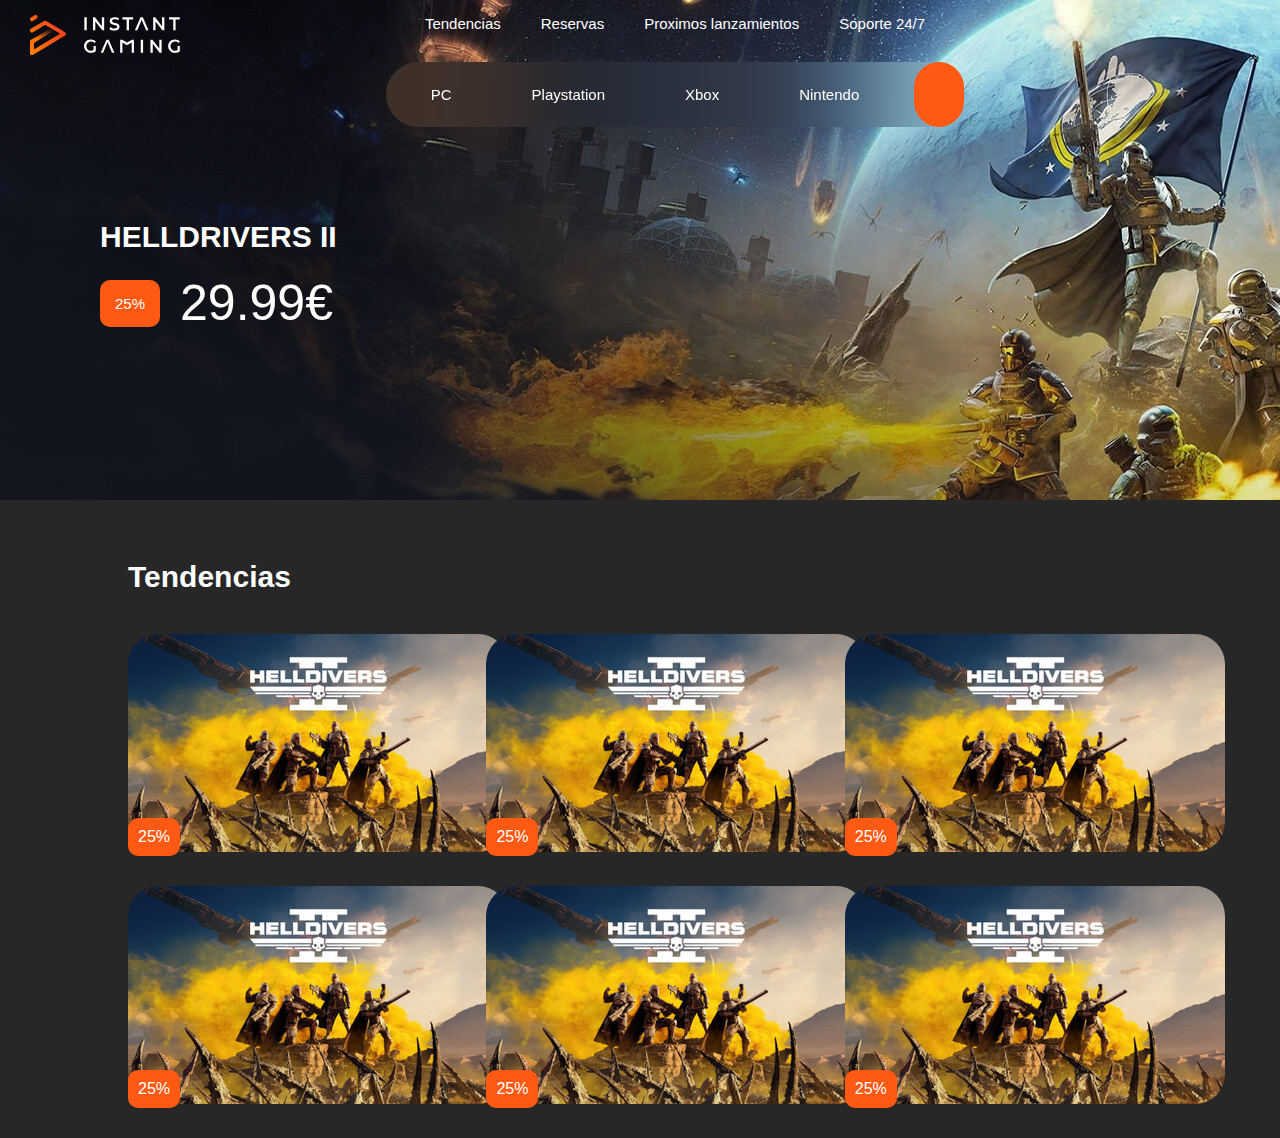
<file: ej-9-instant-gaming/index.html>
<!DOCTYPE html>
<html lang="en">
<head>
    <meta charset="UTF-8">
    <meta name="viewport" content="width=device-width, initial-scale=1.0">
    <title>Instant gaming</title>
    <link rel="stylesheet" href="https://cdnjs.cloudflare.com/ajax/libs/font-awesome/6.5.1/css/all.min.css" integrity="sha512-DTOQO9RWCH3ppGqcWaEA1BIZOC6xxalwEsw9c2QQeAIftl+Vegovlnee1c9QX4TctnWMn13TZye+giMm8e2LwA==" crossorigin="anonymous" referrerpolicy="no-referrer" />
    <link rel="stylesheet" href="estilos.css">

</head>
<body>
    <header class="header">
        <div class="container-header">
            <nav class="main-nav">
                <img class="logo" src="logo.svg" alt="logo-insta-gaming">
                <div class="paginas-container">
                    <ul class="lista paginas">
                        <li class="item">Tendencias</li>
                        <li class="item">Reservas</li>
                        <li class="item">Proximos lanzamientos</li>
                        <li class="item">Soporte 24/7</li>
                    </ul>
                    <ul class="lista sub-lista">
                        <li class="item mr-0"> <i class="fa-solid fa-desktop mr"></i> PC <i class="fa-solid fa-chevron-down"></i></li>
                        <li class="item"><i class="fa-brands fa-playstation mr "></i> Playstation <i class="fa-solid fa-chevron-down"></i></li>
                        <li class="item"><i class="fa-brands fa-xbox mr"></i> Xbox <i class="fa-solid fa-chevron-down"></i></li>
                        <li class="item"><i class="fa-solid fa-gamepad mr"></i>Nintendo <i class="fa-solid fa-chevron-down"></i></li>
                        <li class="item  search"><i class="fa-solid fa-magnifying-glass"></i></li>
                    </ul>
                </div>
                <ul class="lista iconos">
                    <li class="item"><i class="fa-solid fa-cart-shopping"></i></li>
                    <li class="item"><i class="fa-solid fa-user"></i></li>
                </ul>
            </nav>
        </div>
        <div class="overlay">
            <h1>HELLDRIVERS II</h1>
            <div class="oferta">
                <span class="descuento">25%</span>
                <span class="precio">29.99€</span>
            </div>
        </div>
    </header> 
    <main class="main">
        <section class="tendencias">
            <h1 class="titulo-sec">Tendencias <i class="fa-solid fa-chevron-right"></i></h1>
            <div class="container">
               <div class="juego">
                    <div class="container-img">
                        <img class="img" src="juego.jpg" alt="juego">
                        <span class="descu"> 25% </span>
                    </div>
               </div>
               <div class="juego">
                    <div class="container-img">
                        <img class="img" src="juego.jpg" alt="juego">
                        <span class="descu"> 25% </span>
                    </div>
                </div>
                <div class="juego">
                    <div class="container-img">
                        <img class="img" src="juego.jpg" alt="juego">
                        <span class="descu"> 25% </span>
                    </div>
                </div>
                <div class="juego">
                    <div class="container-img">
                        <img class="img" src="juego.jpg" alt="juego">
                        <span class="descu"> 25% </span>
                    </div>
                </div>
                <div class="juego">
                    <div class="container-img">
                        <img class="img" src="juego.jpg" alt="juego">
                        <span class="descu"> 25% </span>
                    </div>
                </div>
                <div class="juego">
                    <div class="container-img">
                        <img class="img" src="juego.jpg" alt="juego">
                        <span class="descu"> 25% </span>
                    </div>
                </div>
            </div>
        </section>
    </main>   
</body>
</html>
</file>
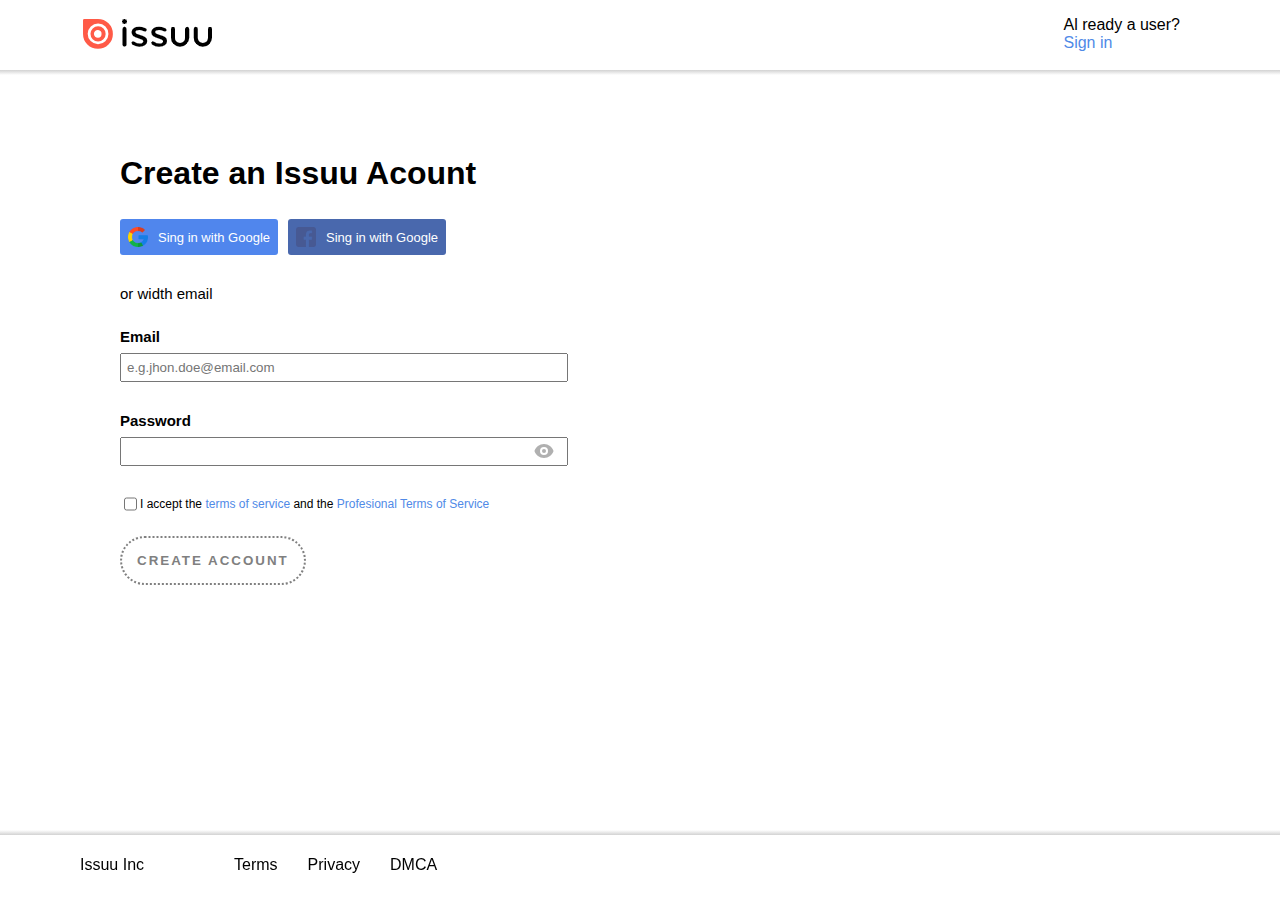
<file: ej1-isuu-register-form/index.html>
<!DOCTYPE html>
<html lang="en">
<head>
    <meta charset="UTF-8">
    <meta name="viewport" content="width=device-width, initial-scale=1.0">
    <title>Issu form</title>
    <link rel="stylesheet" href="estilos.css">
</head>
<body>
    <header>
        <nav class="navegador">
            <ul>
                <li>
                    <img src="isuu.png" alt="logo de issu">
                </li>
                <li>
                    <ul class="sublista">
                        <li>Al ready a user?</li>
                        <li><a >Sign in</a></li>
                    </ul>   
                </li>
            </ul>
        </nav>
    </header>
    <form action="">
        <h1>Create an Issuu Acount</h1>
        <fieldset class="login-apps">
            <a class="google">
                <img class="logos" src="google.png" alt="logo de google">
                <span class="texto-logos">Sing in with Google</span>
            </a>
            <a class="facebook">
                <img class="logos" src="facebook.png" alt="logo de facebook">
                <span class="texto-logos">Sing in with Google</span>
            </a>
        </fieldset>
        <p class="texto">or width email</p>
        <fieldset class="login-email">
            <div class="info">
                <label for="email">Email</label>
                <input id="email" class="input-info" placeholder="e.g.jhon.doe@email.com" type="email" name="email">
            </div>
            <div class="input-wraper">
                <div class="info">
                    <label for="password">Password</label>
                    <input id="password" class="input-info" type="password" name="password">
                    <svg xmlns="http://www.w3.org/2000/svg" class="input-icon password" viewBox="0 0 20 20" fill="currentColor">
                        <path d="M10 12a2 2 0 100-4 2 2 0 000 4z" />
                        <path fill-rule="evenodd" d="M.458 10C1.732 5.943 5.522 3 10 3s8.268 2.943 9.542 7c-1.274 4.057-5.064 7-9.542 7S1.732 14.057.458 10zM14 10a4 4 0 11-8 0 4 4 0 018 0z" clip-rule="evenodd" />
                        <path florencio/>
                    </svg> 
                    
                </div>
            </div>
        </fieldset>
        <fieldset class="terms">
            <input type="checkbox" name="" id=""> <p> I accept the <a> terms of service </a> and the <a> Profesional Terms of Service </a> </p>
        </fieldset>
        
        <fieldset>
            <input class="enviar" type="submit" value="CREATE ACCOUNT"> 
        </fieldset>
        
    </form>
    <div class="borde-con-gradiente"></div>
    <footer>
        
        <ul>
            <li>Issuu Inc</li>
            <li>Terms</li>
            <li>Privacy</li>
            <li>DMCA</li>
        </ul>
    </footer>
</body>
</html>
</file>
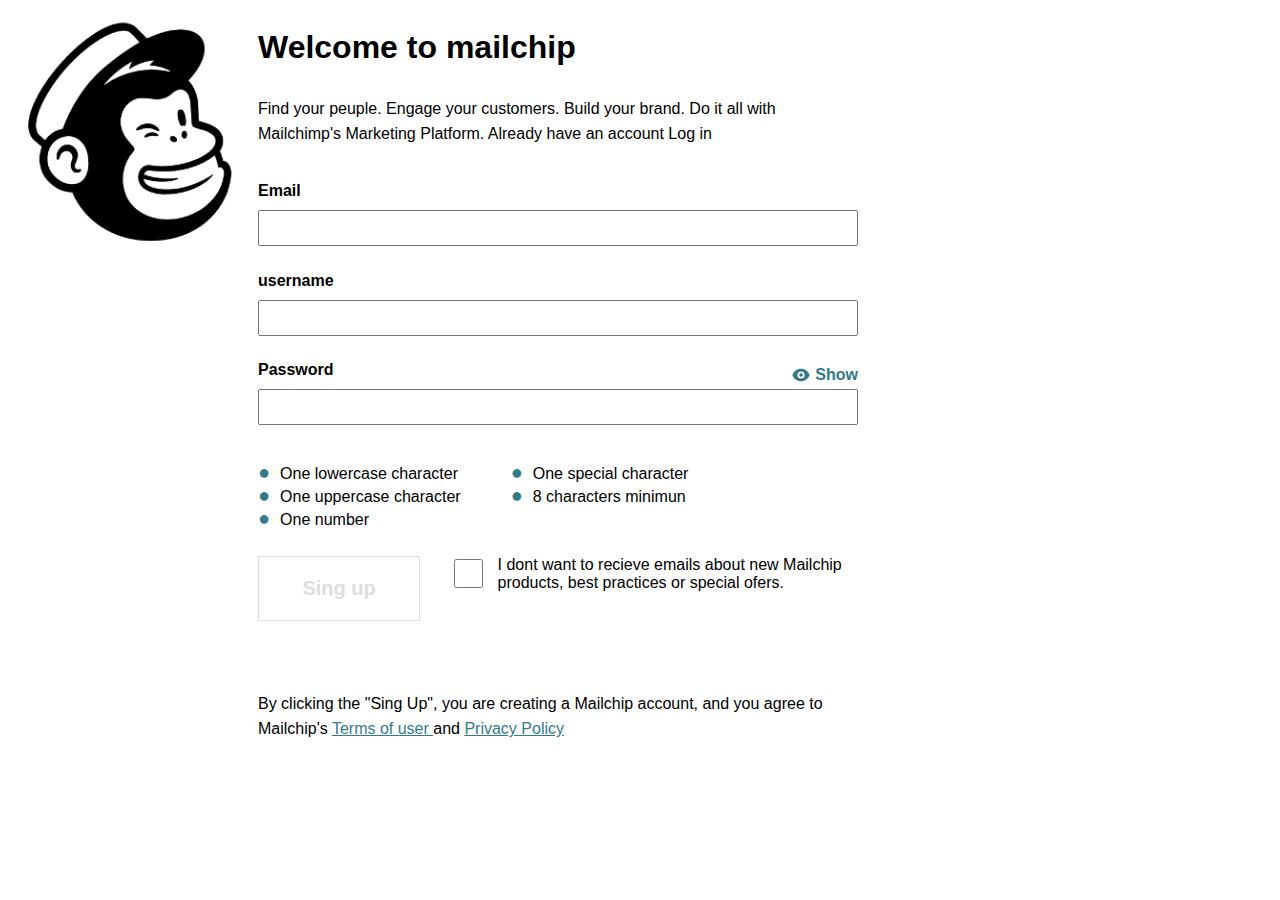
<file: ej2-mailchip-sing-up-form/index.html>
<!DOCTYPE html>
<html lang="en">
<head>
    <meta charset="UTF-8">
    <meta name="viewport" content="width=device-width, initial-scale=1.0">
    <title>Mail chip form</title>
    <link rel="stylesheet" href="estilos.css">
</head>
<body>
    <header>

    </header>
    <main>
        <img src="mono.png" class="mono" alt="mono">
        <form class="formulario">
            <h1>
               Welcome to mailchip 
            </h1>
            <p class="intro">
              Find your peuple. Engage your customers. Build your brand. 
              Do it all with Mailchimp's Marketing Platform. Already 
              have an account  <span> Log in </span>
            </p>
            <fieldset>
                <label class="label-text" for="email">Email</label>
                <input class="info" id="email" type="text" name="email">
            </fieldset>
            <fieldset>
                <label class="label-text" for="username">username</label>
                <input class="info" id="username" type="text" name="username">                
            </fieldset>
            <fieldset>
                <div class="ojo">
                    <label class="label-text" for="password">Password</label>
                    <div class="sub-ojo">
                        <svg class="svg" xmlns="http://www.w3.org/2000/svg" class="input-icon password" viewBox="0 0 20 20" fill="currentColor">
                            <path d="M10 12a2 2 0 100-4 2 2 0 000 4z" />
                            <path fill-rule="evenodd" d="M.458 10C1.732 5.943 5.522 3 10 3s8.268 2.943 9.542 7c-1.274 4.057-5.064 7-9.542 7S1.732 14.057.458 10zM14 10a4 4 0 11-8 0 4 4 0 018 0z" clip-rule="evenodd" />
                            <path florencio/>
                        </svg>
                        <span class="show">Show</span>
                    </div>
                </div>
                <input class="info" id="password" type="password" name="password">                 
            </fieldset>
            <div class="listas">
                <ul>
                    <li>One lowercase character</li>
                    <li>One uppercase character</li>
                    <li>One number</li>
                </ul>
                <ul>
                    <li>One special character</li>
                    <li>8 characters minimun</li>
                </ul>
            </div>
            <div class="enviar-div">
                <button class="submit" type="submit">Sing up</button>
                <div class="check-box">
                    <input type="checkbox" name="recieve" id="recieve">
                    <label>
                        I dont want to recieve emails about new Mailchip products,
                        best practices or special ofers.
                    </label>
                </div>
            </div>
            <p class="texto-final">
                By clicking the "Sing Up", you are creating a Mailchip account, and you agree to Mailchip's 
                <a class="links" > Terms of user </a> and <a class="links" >Privacy Policy</a>
            </p>
        </form>
    </main>
    <footer>
        
    </footer>
</body>
</html>
</file>
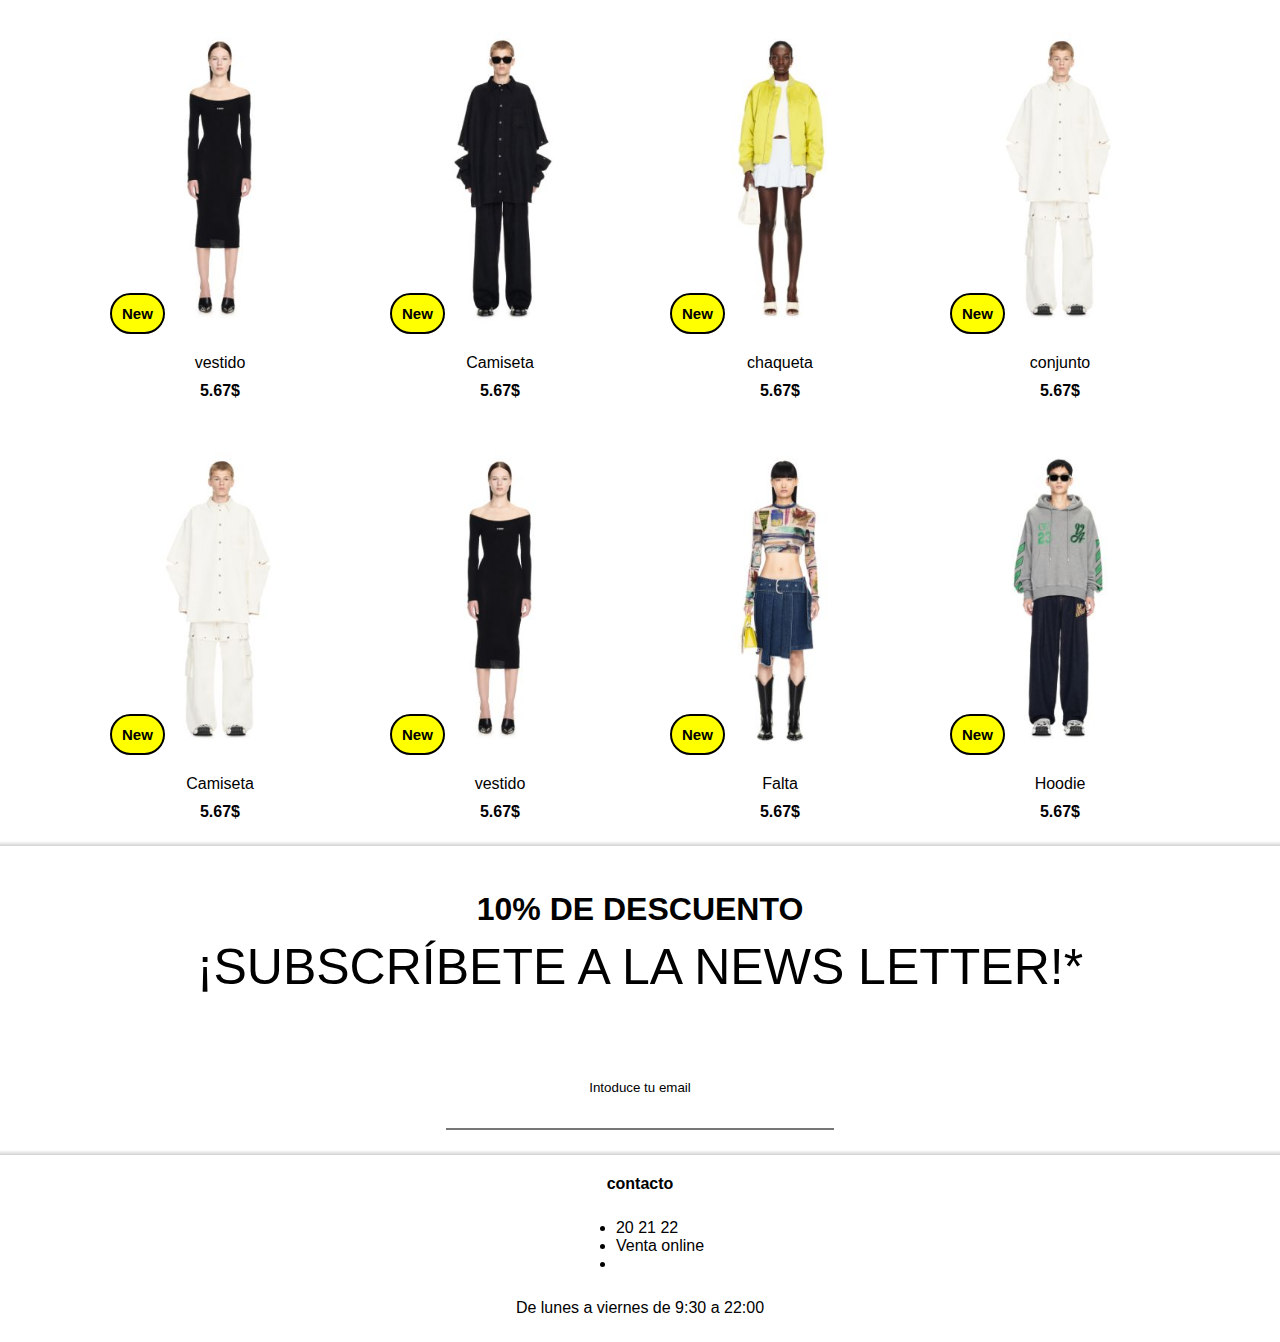
<file: ej3-mitienda-flex/index.html>
<!DOCTYPE html>
<html lang="en">
<head>
    <meta charset="UTF-8">
    <meta name="viewport" content="width=device-width, initial-scale=1.0">
    <title>Mi tienda Flex</title>
    <link rel="stylesheet" href="estilos.css">
</head>
<body>
    <main>
        <div class="fotos">
            <div class="div-foto">
                <img src="vestido.jpg" alt="modelo"> 
                <span class="new"> New </span>
            </div>
            <span class="textos">vestido</span> 
            <span class="textos precio">5.67$</span> 
        </div>
        <div class="fotos">
            <div class="div-foto">
                <img src="camisa.jpg" alt="camisa"> 
                <span class="new"> New </span>
            </div>
            <span class="textos">Camiseta</span> 
            <span class="textos precio">5.67$</span> 
        </div>
        <div class="fotos">
            <div class="div-foto">
                <img src="chaqueta.jpg" alt="modelo"> 
                <span class="new"> New </span>
            </div>
            <span class="textos">chaqueta</span> 
            <span class="textos precio">5.67$</span> 
        </div>
        <div class="fotos">
            <div class="div-foto">
                <img src="conjunto.jpg" alt="modelo"> 
                <span class="new"> New </span>
            </div>
            <span class="textos">conjunto</span> 
            <span class="textos precio">5.67$</span> 
        </div>
        <div class="fotos">
            <div class="div-foto">
                <img src="conjunto.jpg" alt="modelo"> 
                <span class="new"> New </span>
            </div>
            <span class="textos">Camiseta</span> 
            <span class="textos precio">5.67$</span> 
        </div>
        <div class="fotos">
            <div class="div-foto">
                <img src="vestido.jpg" alt="modelo"> 
                <span class="new"> New </span>
            </div>
            <span class="textos">vestido</span> 
            <span class="textos precio">5.67$</span> 
        </div>
        <div class="fotos">
            <div class="div-foto">
                <img src="falda.jpg" alt="modelo"> 
                <span class="new"> New </span>
            </div>
            <span class="textos">Falta</span> 
            <span class="textos precio">5.67$</span> 
        </div>
        <div class="fotos">
            <div class="div-foto">
                <img src="hoodie.jpg" alt="modelo"> 
                <span class="new"> New </span>
            </div>
            <span class="textos">Hoodie</span> 
            <span class="textos precio">5.67$</span> 
        </div>
    </main> 
    <div class="footer">
        <h1>10% DE DESCUENTO</h1>
        <p>¡SUBSCRÍBETE A LA NEWS LETTER!*</p>
        <input class="newsletter" type="text" placeholder="Intoduce tu email">
    </div>  
    <div class="footer">
        <span class=" contacto">contacto</span>
        <ul>
            <li>20 21 22</li>
            <li>Venta online</li>
            <li></li>
        </ul>
        <span class="horario">De lunes a viernes de 9:30 a 22:00</span>
    </div> 
</body>
</html>
</file>
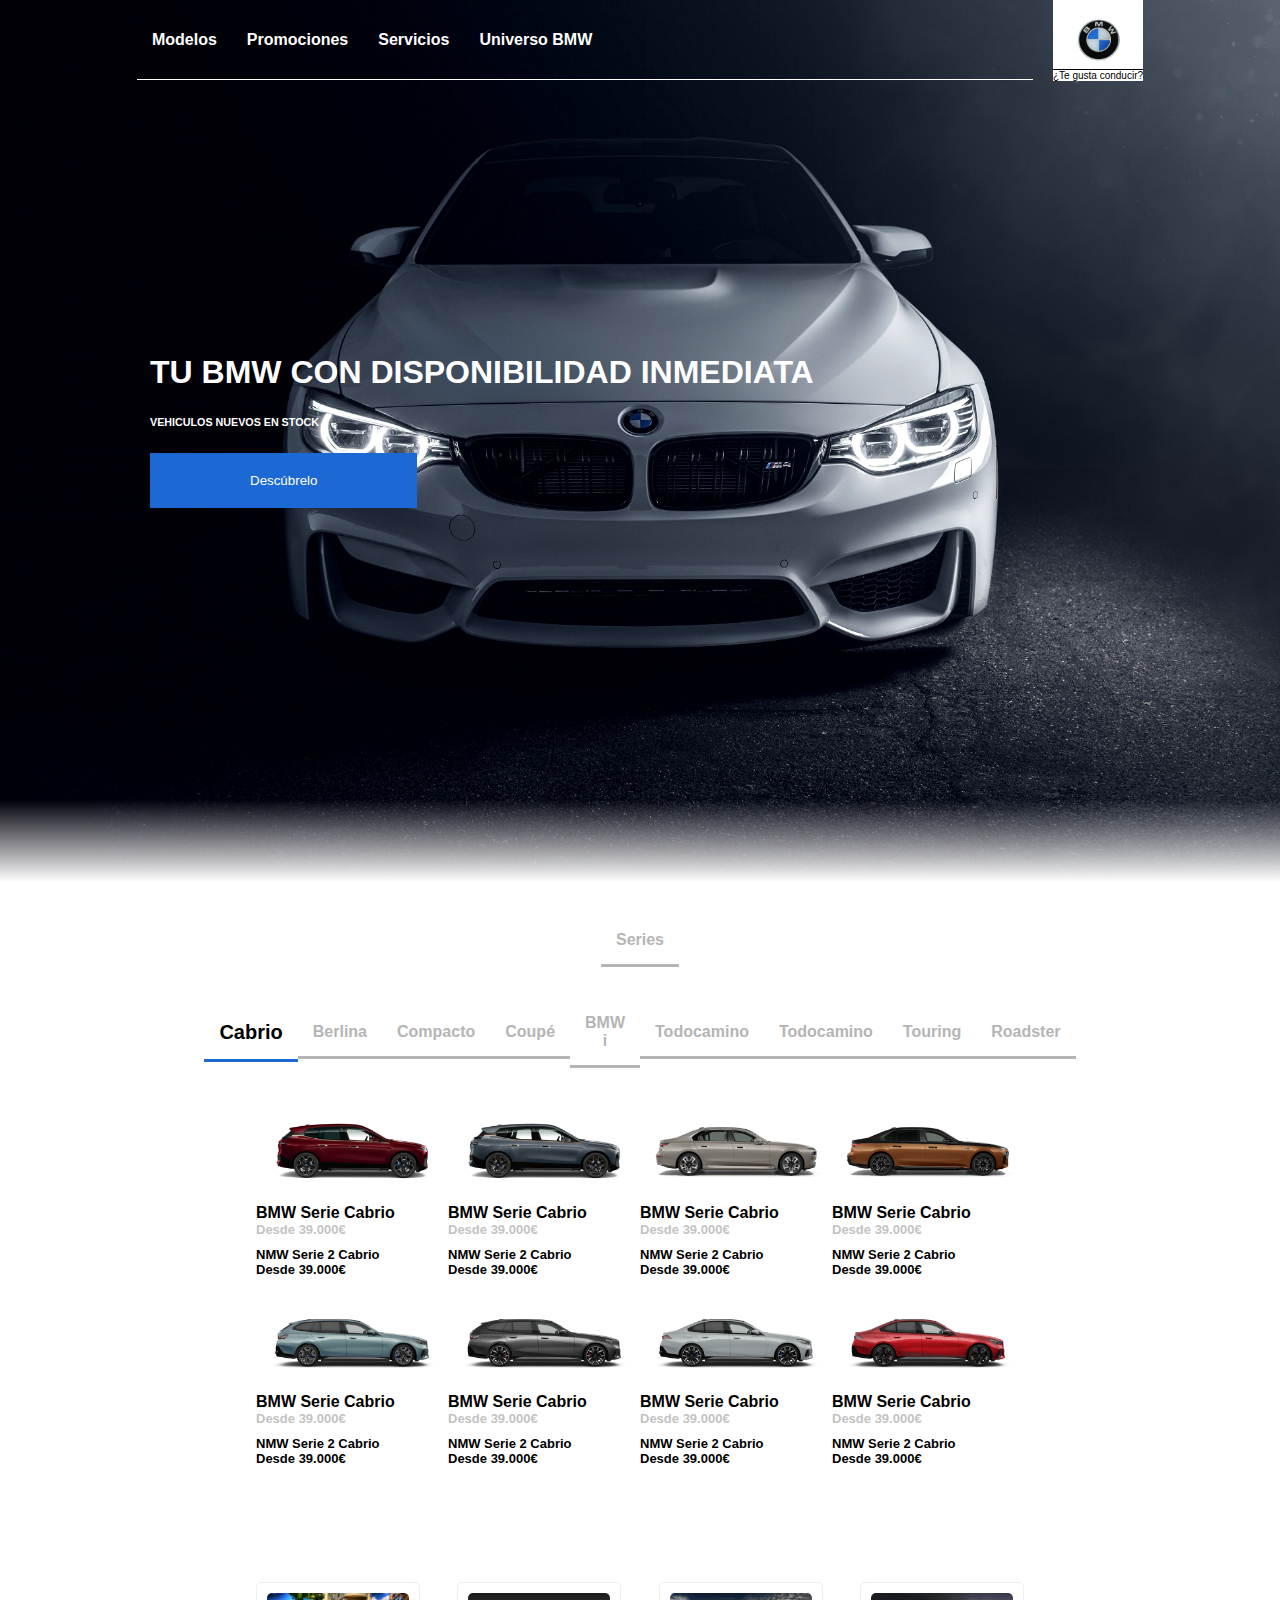
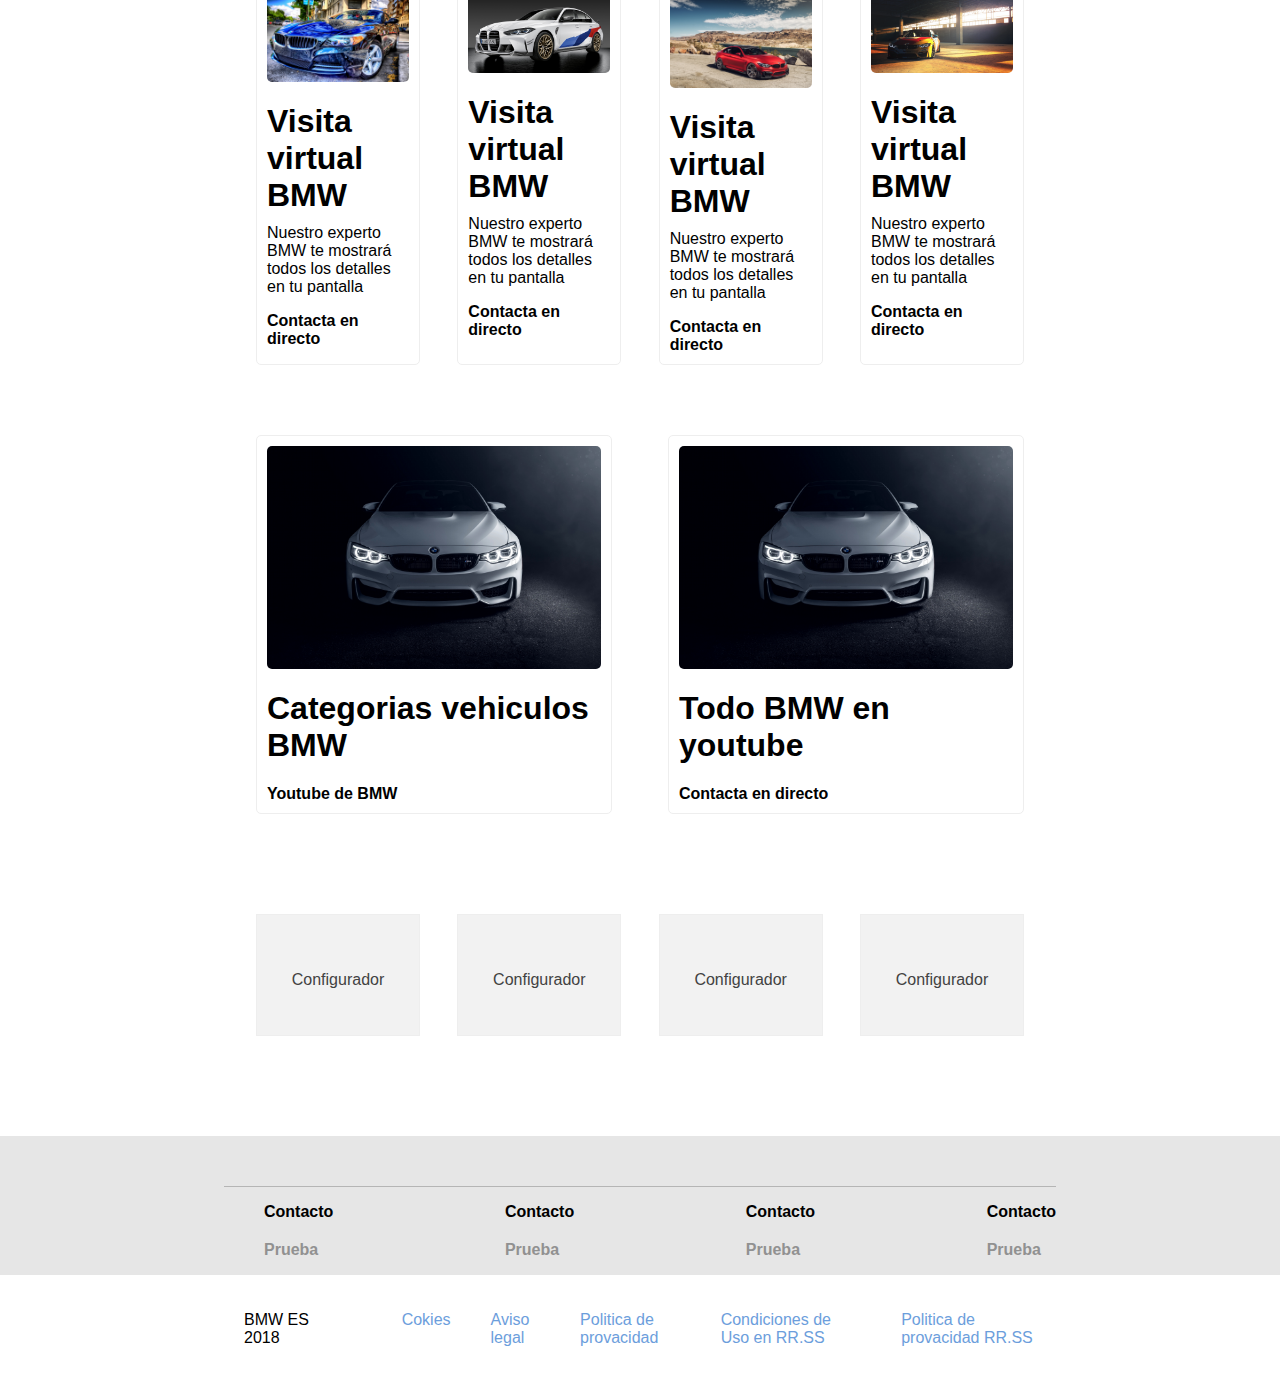
<file: ej4-home-bmw/index.html>
<!DOCTYPE html>
<html lang="en">
<head>
    <meta charset="UTF-8">
    <meta name="viewport" content="width=device-width, initial-scale=1.0">
    <title>BMW</title>
    <link rel="stylesheet" href="estilos.css">
    <link rel="stylesheet" href="https://cdnjs.cloudflare.com/ajax/libs/font-awesome/6.5.1/css/all.min.css" integrity="sha512-DTOQO9RWCH3ppGqcWaEA1BIZOC6xxalwEsw9c2QQeAIftl+Vegovlnee1c9QX4TctnWMn13TZye+giMm8e2LwA==" crossorigin="anonymous" referrerpolicy="no-referrer" />
</head>
<body>

    <header class="header">
        <nav class="bmw-nav">
            <ul class="paginas">
                <li>Modelos</li>
                <li>Promociones</li>
                <li>Servicios</li>
                <li>Universo BMW</li>
            </ul>
            <ul class="paginas">
                <li><i class="fa-solid fa-magnifying-glass"></i></li>
                <li><i class="fa-solid fa-user"></i></li>
                <li><i class="fa-solid fa-location-dot"></i></li>
            </ul>
        </nav>
        <div class="logo">
            <div class="logo-container">
                <div>
                    <img src="logo.jpg" alt="logo de bmw">
                </div>
                <span>¿Te gusta conducir?</span>
            </div>
        </div>
    </header>
    <div class="coche">
        <img src="coche-2.jpg" alt="coche de bmw">
        <div class="overlay">
            <div class="container-overlay">
                <h1>TU BMW CON DISPONIBILIDAD INMEDIATA</h1>
                <h6>VEHICULOS NUEVOS EN STOCK</h6>
                <button class="btn">
                    Descúbrelo
                </button>
            </div>
        </div>
        <div class="difuminado"></div>
    </div>
    <main>
        <div class="container-filtros">
                <div class="filtros">
                    <ul class="paginas">
                        <li>Series</li>
                    </ul>
                </div>
                <div class="filtros">
                    <ul class="paginas">
                        <li class="current">Cabrio</li>
                        <li>Berlina</li>
                        <li>Compacto</li>
                        <li>Coupé</li>
                        <li>BMW i</li>
                        <li>Todocamino</li>
                        <li>Todocamino</li>
                        <li>Touring</li>
                        <li>Roadster</li>
                    </ul>
                </div>
                <div class="autos">
                    <div class="auto">
                        <img src="bmw-1.webp" alt="bmw">
                        <p class="auto-titulo">BMW Serie Cabrio</p> 
                        <p class="auto-precio">Desde 39.000€ <i class="fa-solid fa-info"></i></p> 
                        <ul>
                            <li><i class="fa-solid fa-chevron-right"></i> NMW Serie 2 Cabrio</li>
                            <li><i class="fa-solid fa-chevron-right"></i> Desde 39.000€  </li>
                        </ul> 
                    </div>
                    <div class="auto">
                        <img src="bmw-2.webp" alt="bmw">
                        <p class="auto-titulo">BMW Serie Cabrio</p> 
                        <p class="auto-precio">Desde 39.000€ <i class="fa-solid fa-info"></i></p> 
                        <ul>
                            <li><i class="fa-solid fa-chevron-right"></i> NMW Serie 2 Cabrio</li>
                            <li><i class="fa-solid fa-chevron-right"></i> Desde 39.000€  </li>
                        </ul> 
                    </div>
                    <div class="auto">
                        <img src="bmw-3.webp" alt="bmw">
                        <p class="auto-titulo">BMW Serie Cabrio</p> 
                        <p class="auto-precio">Desde 39.000€ <i class="fa-solid fa-info"></i></p> 
                        <ul>
                            <li><i class="fa-solid fa-chevron-right"></i> NMW Serie 2 Cabrio</li>
                            <li><i class="fa-solid fa-chevron-right"></i> Desde 39.000€  </li>
                        </ul> 
                    </div>
                    <div class="auto">
                        <img src="bmw-4.webp" alt="bmw">
                        <p class="auto-titulo">BMW Serie Cabrio</p> 
                        <p class="auto-precio">Desde 39.000€ <i class="fa-solid fa-info"></i></p> 
                        <ul>
                            <li><i class="fa-solid fa-chevron-right"></i> NMW Serie 2 Cabrio</li>
                            <li><i class="fa-solid fa-chevron-right"></i> Desde 39.000€  </li>
                        </ul>  
                    </div>
                    <div class="auto">
                        <img src="bmw-5.webp" alt="bmw">
                        <p class="auto-titulo">BMW Serie Cabrio</p> 
                        <p class="auto-precio">Desde 39.000€ <i class="fa-solid fa-info"></i></p> 
                        <ul>
                            <li><i class="fa-solid fa-chevron-right"></i> NMW Serie 2 Cabrio</li>
                            <li><i class="fa-solid fa-chevron-right"></i> Desde 39.000€  </li>
                        </ul> 
                    </div>
                    <div class="auto">
                        <img src="bmw-6.webp" alt="bmw">
                        <p class="auto-titulo">BMW Serie Cabrio</p> 
                        <p class="auto-precio">Desde 39.000€ <i class="fa-solid fa-info"></i></p> 
                        <ul>
                            <li><i class="fa-solid fa-chevron-right"></i> NMW Serie 2 Cabrio</li>
                            <li><i class="fa-solid fa-chevron-right"></i> Desde 39.000€  </li>
                        </ul> 
                    </div>
                    <div class="auto">
                        <img src="bmw-7.webp" alt="bmw">
                        <p class="auto-titulo">BMW Serie Cabrio</p> 
                        <p class="auto-precio">Desde 39.000€ <i class="fa-solid fa-info"></i></p> 
                        <ul>
                            <li><i class="fa-solid fa-chevron-right"></i> NMW Serie 2 Cabrio</li>
                            <li><i class="fa-solid fa-chevron-right"></i> Desde 39.000€  </li>
                        </ul> 
                    </div>
                    <div class="auto">
                        <img src="bmw-8.webp" alt="bmw">
                        <p class="auto-titulo">BMW Serie Cabrio</p> 
                        <p class="auto-precio">Desde 39.000€ <i class="fa-solid fa-info"></i></p> 
                        <ul>
                            <li><i class="fa-solid fa-chevron-right"></i> NMW Serie 2 Cabrio</li>
                            <li><i class="fa-solid fa-chevron-right"></i> Desde 39.000€  </li>
                        </ul> 
                    </div>
                </div>
                <div class="entradas">
                    <div class="entrada">
                        <img src="entrada-1.jpg" alt="entrada">
                        <h1 class="entrada-titulo">Visita virtual BMW</h1>
                        <p class="entrada-texto">Nuestro experto BMW te mostrará todos los detalles en tu pantalla</p>
                        <span class="entrada-detail"><i class="fa-solid fa-chevron-right"></i> Contacta en directo</span>
                    </div>
                    <div class="entrada">
                        <img src="entrada-4.jpg" alt="entrada">
                        <h1 class="entrada-titulo">Visita virtual BMW</h1>
                        <p class="entrada-texto">Nuestro experto BMW te mostrará todos los detalles en tu pantalla</p>
                        <span class="entrada-detail"><i class="fa-solid fa-chevron-right"></i> Contacta en directo</span>
                    </div>
                    <div class="entrada">
                        <img src="entrada-3.jpg" alt="entrada">
                        <h1 class="entrada-titulo">Visita virtual BMW</h1>
                        <p class="entrada-texto">Nuestro experto BMW te mostrará todos los detalles en tu pantalla</p>
                        <span class="entrada-detail"><i class="fa-solid fa-chevron-right"></i> Contacta en directo</span>
                    </div>
                    <div class="entrada">
                        <img src="entrada-2.webp" alt="entrada">
                        <h1 class="entrada-titulo">Visita virtual BMW</h1>
                        <p class="entrada-texto">Nuestro experto BMW te mostrará todos los detalles en tu pantalla</p>
                        <span class="entrada-detail"><i class="fa-solid fa-chevron-right"></i> Contacta en directo</span>
                    </div>
                </div> 
                <div class="intereses">
                    <div class="interes">
                        <img src="coche-2.jpg" alt="interes">
                        <h1>Categorias vehiculos BMW</h1>
                        <span class="entrada-detail"><i class="fa-solid fa-chevron-right"></i> Youtube de BMW</span>
                    </div>
                    <div class="interes">
                        <img src="coche-2.jpg" alt="youtube">
                        <h1>Todo BMW en youtube</h1>
                        <span class="entrada-detail"><i class="fa-solid fa-chevron-right"></i> Contacta en directo</span>
                    </div>
                </div>
                <div class="opciones">
                    <div class="opcion">
                        <i class="fa-solid fa-car"></i>
                        <span>Configurador</span>
                    </div>
                    <div class="opcion">
                        <i class="fa-solid fa-newspaper"></i>
                        <span>Configurador</span>
                    </div>
                    <div class="opcion">
                        <i class="fa-solid fa-envelope"></i>
                        <span>Configurador</span>
                    </div>
                    <div class="opcion">
                        <i class="fa-solid fa-phone"></i>
                        <span>Configurador</span>
                    </div>
                </div>       
        </div>
    </main>
    <footer>
        <div class="container-footer">
            <ul class="list-footer">
                <li class="title">Contacto</li>
                <li class="item">Prueba</li>
            </ul>
            <ul class="list-footer">
                <li class="title">Contacto</li>
                <li class="item">Prueba</li>
            </ul>
            <ul class="list-footer">
                <li class="title">Contacto</li>
                <li class="item">Prueba</li>
            </ul>
            <ul class="list-footer">
                <li class="title">Contacto</li>
                <li class="item">Prueba</li>
            </ul>
        </div>
    </footer>
    <div class="info">
        <div class="container-info">
            <span>BMW ES 2018</span>
            <ul>
                <li>Cokies</li>
                <li>Aviso legal</li>
                <li>Politica de provacidad</li>
                <li>Condiciones de Uso en RR.SS</li>
                <li>Politica de provacidad RR.SS</li>
            </ul>
        </div>
    </div>
</body>
</html>
</file>
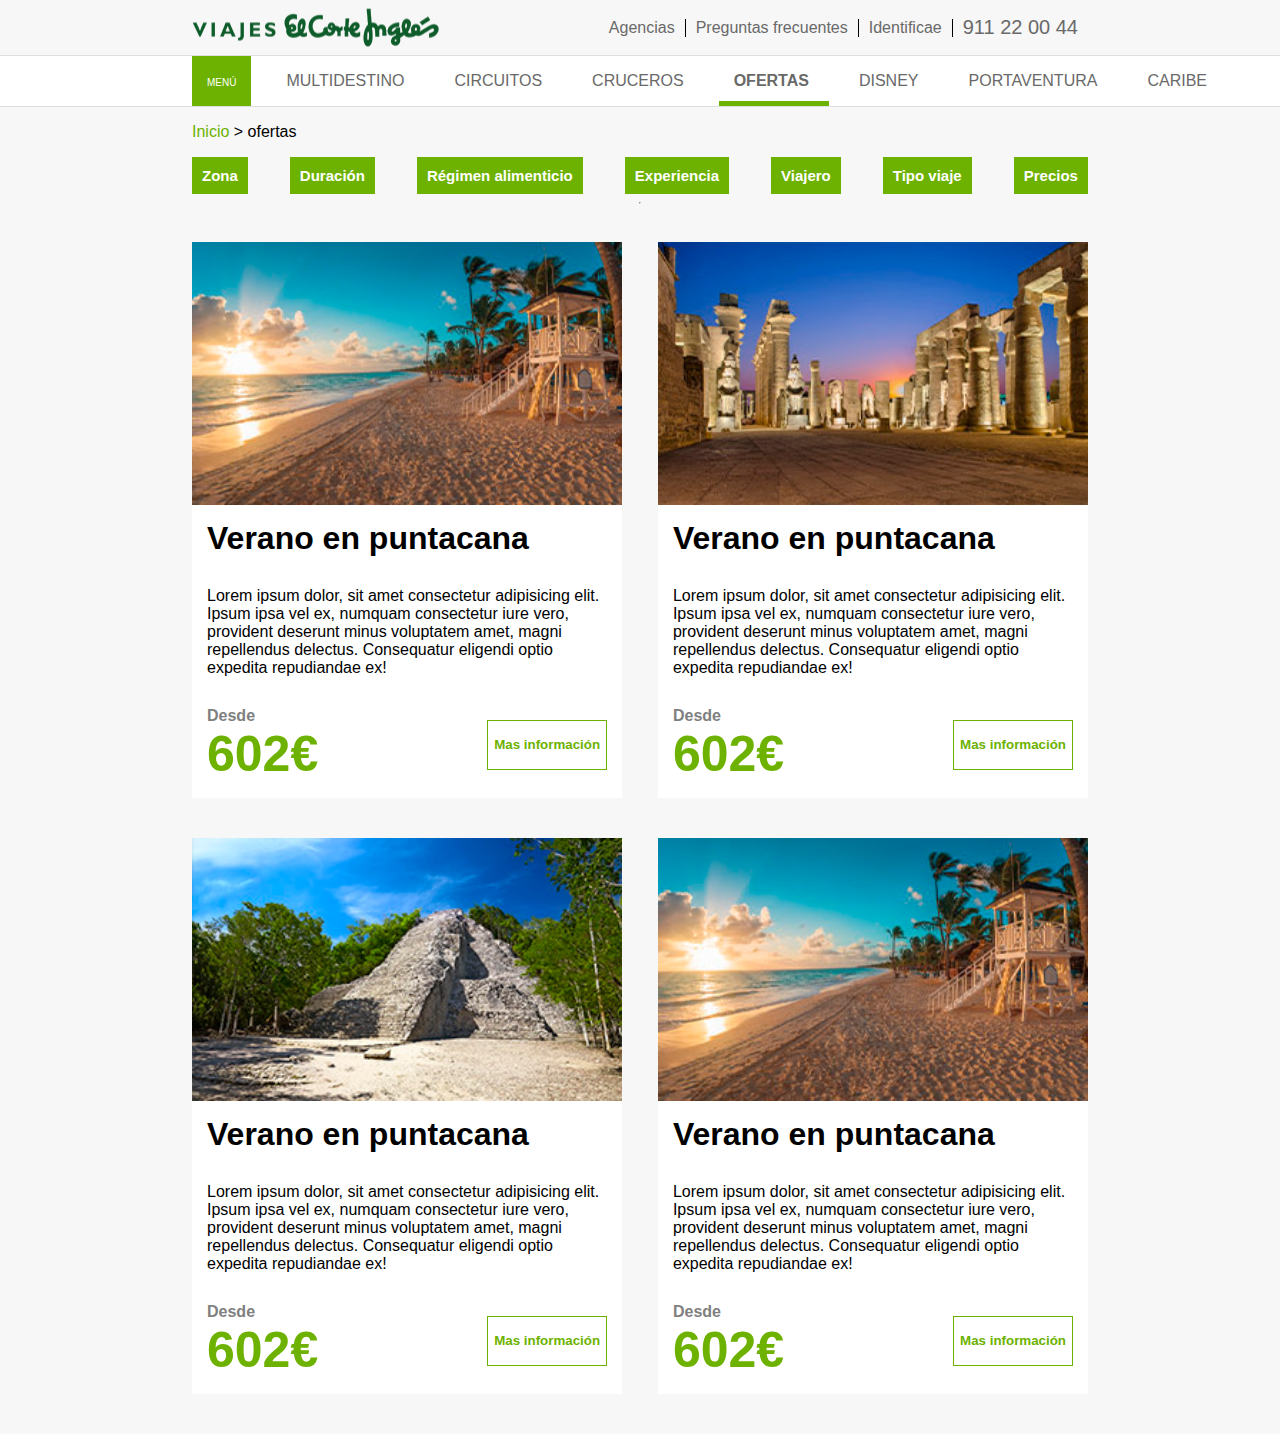
<file: ej5-viajes-elCorte-ingles/index.html>
<!DOCTYPE html>
<html lang="en">
<head>
    <meta charset="UTF-8">
    <meta name="viewport" content="width=device-width, initial-scale=1.0">
    <title>El corte ingles</title>
    <link rel="stylesheet" href="estilos.css">
    <link rel="stylesheet" href="https://cdnjs.cloudflare.com/ajax/libs/font-awesome/6.5.1/css/all.min.css" integrity="sha512-DTOQO9RWCH3ppGqcWaEA1BIZOC6xxalwEsw9c2QQeAIftl+Vegovlnee1c9QX4TctnWMn13TZye+giMm8e2LwA==" crossorigin="anonymous" referrerpolicy="no-referrer" />
</head>
<body>
    <header class="header">
        <div class="header-container">
            <nav class="contacto nav">
                <img class="logo" src="viajes.png" alt="logo del corte ingles">
                <ul class="lista">
                    <li class="item"><i class="fa-solid fa-location-dot"></i> Agencias</li>
                    <li class="item"><i class="fa-solid fa-circle-info"></i> Preguntas frecuentes</li>
                    <li class="item"><i class="fa-solid fa-user"></i> Identificae</li>
                    <li class="telefono"><i class="fa-solid fa-phone"></i> 911 22 00 44</li>
                </ul>
            </nav>
        </div>
        <div class="header-container header-container-paginas">
            <nav class="contacto nav">
                <ul class="lista paginas">
                    <li class="paginas-item menu-container">
                        <div class="menu">
                            <span class="menu-span">MENÚ</span>
                            <i class="fa-solid fa-bars"></i>
                        </div>
                    </li>
                    <li class="paginas-item">MULTIDESTINO</li>
                    <li class="paginas-item">circuitos</li>
                    <li class="paginas-item">cruceros</li>
                    <li class="paginas-item current">ofertas</li>
                    <li class="paginas-item">disney</li>
                    <li class="paginas-item">portaventura</li>
                    <li class="paginas-item">Caribe</li>
                </ul>
            </nav>
        </div>
    </header>  
    <main class="main">
        <div class="main-container">
            <div class="migas">
                <p class="texto-migas">
                    <span class="inicio">Inicio </span> <span> > </span> <span> ofertas </span>
                </p>
            </div>
            <div class="filtros">
                <button class="btn-filtros">
                    Zona <i class="fa-solid fa-chevron-down"></i>
                </button>
                <button class="btn-filtros">
                    Duración <i class="fa-solid fa-chevron-down"></i>
                </button>
                <button class="btn-filtros">
                    Régimen alimenticio <i class="fa-solid fa-chevron-down"></i>
                </button>
                <button class="btn-filtros">
                    Experiencia <i class="fa-solid fa-chevron-down"></i>
                </button>
                <button class="btn-filtros">
                    Viajero <i class="fa-solid fa-chevron-down"></i>
                </button>
                <button class="btn-filtros">
                    Tipo viaje <i class="fa-solid fa-chevron-down"></i>
                </button>
                <button class="btn-filtros">
                    Precios <i class="fa-solid fa-chevron-down"></i>
                </button>
            </div>
            <hr class="division" />
            <div class="ofertas">
                <div class="oferta">
                    <img src="puntacana.jpg" alt="puntacana">
                    <h1 class="titulo">Verano en puntacana</h1>
                    <p class="descripcion">
                       Lorem ipsum dolor, sit amet consectetur adipisicing elit. Ipsum ipsa vel ex,
                       numquam consectetur iure vero, provident deserunt minus
                       voluptatem amet, magni repellendus delectus. Consequatur eligendi optio expedita repudiandae ex!
                    </p>
                    <div class="informacion">
                        <div class="precio">
                            <span class="desde">Desde</span>
                            <span class="euros">602€</span>
                        </div>
                        <button class="boton"> Mas información <i class="fa-solid fa-angle-right"></i> </button>
                    </div>
                </div>
                <div class="oferta">
                    <img src="egipto.jpg" alt="puntacana">
                    <h1 class="titulo">Verano en puntacana</h1>
                    <p class="descripcion">
                       Lorem ipsum dolor, sit amet consectetur adipisicing elit. Ipsum ipsa vel ex,
                       numquam consectetur iure vero, provident deserunt minus
                       voluptatem amet, magni repellendus delectus. Consequatur eligendi optio expedita repudiandae ex!
                    </p>
                    <div class="informacion">
                        <div class="precio">
                            <span class="desde">Desde</span>
                            <span class="euros">602€</span>
                        </div>
                        <button class="boton"> Mas información <i class="fa-solid fa-angle-right"></i> </button>
                    </div>
                </div>
                <div class="oferta">
                    <img src="rivera.jpg" alt="puntacana">
                    <h1 class="titulo">Verano en puntacana</h1>
                    <p class="descripcion">
                       Lorem ipsum dolor, sit amet consectetur adipisicing elit. Ipsum ipsa vel ex,
                       numquam consectetur iure vero, provident deserunt minus
                       voluptatem amet, magni repellendus delectus. Consequatur eligendi optio expedita repudiandae ex!
                    </p>
                    <div class="informacion">
                        <div class="precio">
                            <span class="desde">Desde</span>
                            <span class="euros">602€</span>
                        </div>
                        <button class="boton"> Mas información <i class="fa-solid fa-angle-right"></i> </button>
                    </div>
                </div>
                <div class="oferta">
                    <img src="puntacana.jpg" alt="puntacana">
                    <h1 class="titulo">Verano en puntacana</h1>
                    <p class="descripcion">
                       Lorem ipsum dolor, sit amet consectetur adipisicing elit. Ipsum ipsa vel ex,
                       numquam consectetur iure vero, provident deserunt minus
                       voluptatem amet, magni repellendus delectus. Consequatur eligendi optio expedita repudiandae ex!
                    </p>
                    <div class="informacion">
                        <div class="precio">
                            <span class="desde">Desde</span>
                            <span class="euros">602€</span>
                        </div>
                        <button class="boton"> Mas información <i class="fa-solid fa-angle-right"></i> </button>
                    </div>
                </div>
            </div>
        </div>

    </main>  
</body>
</html>
</file>
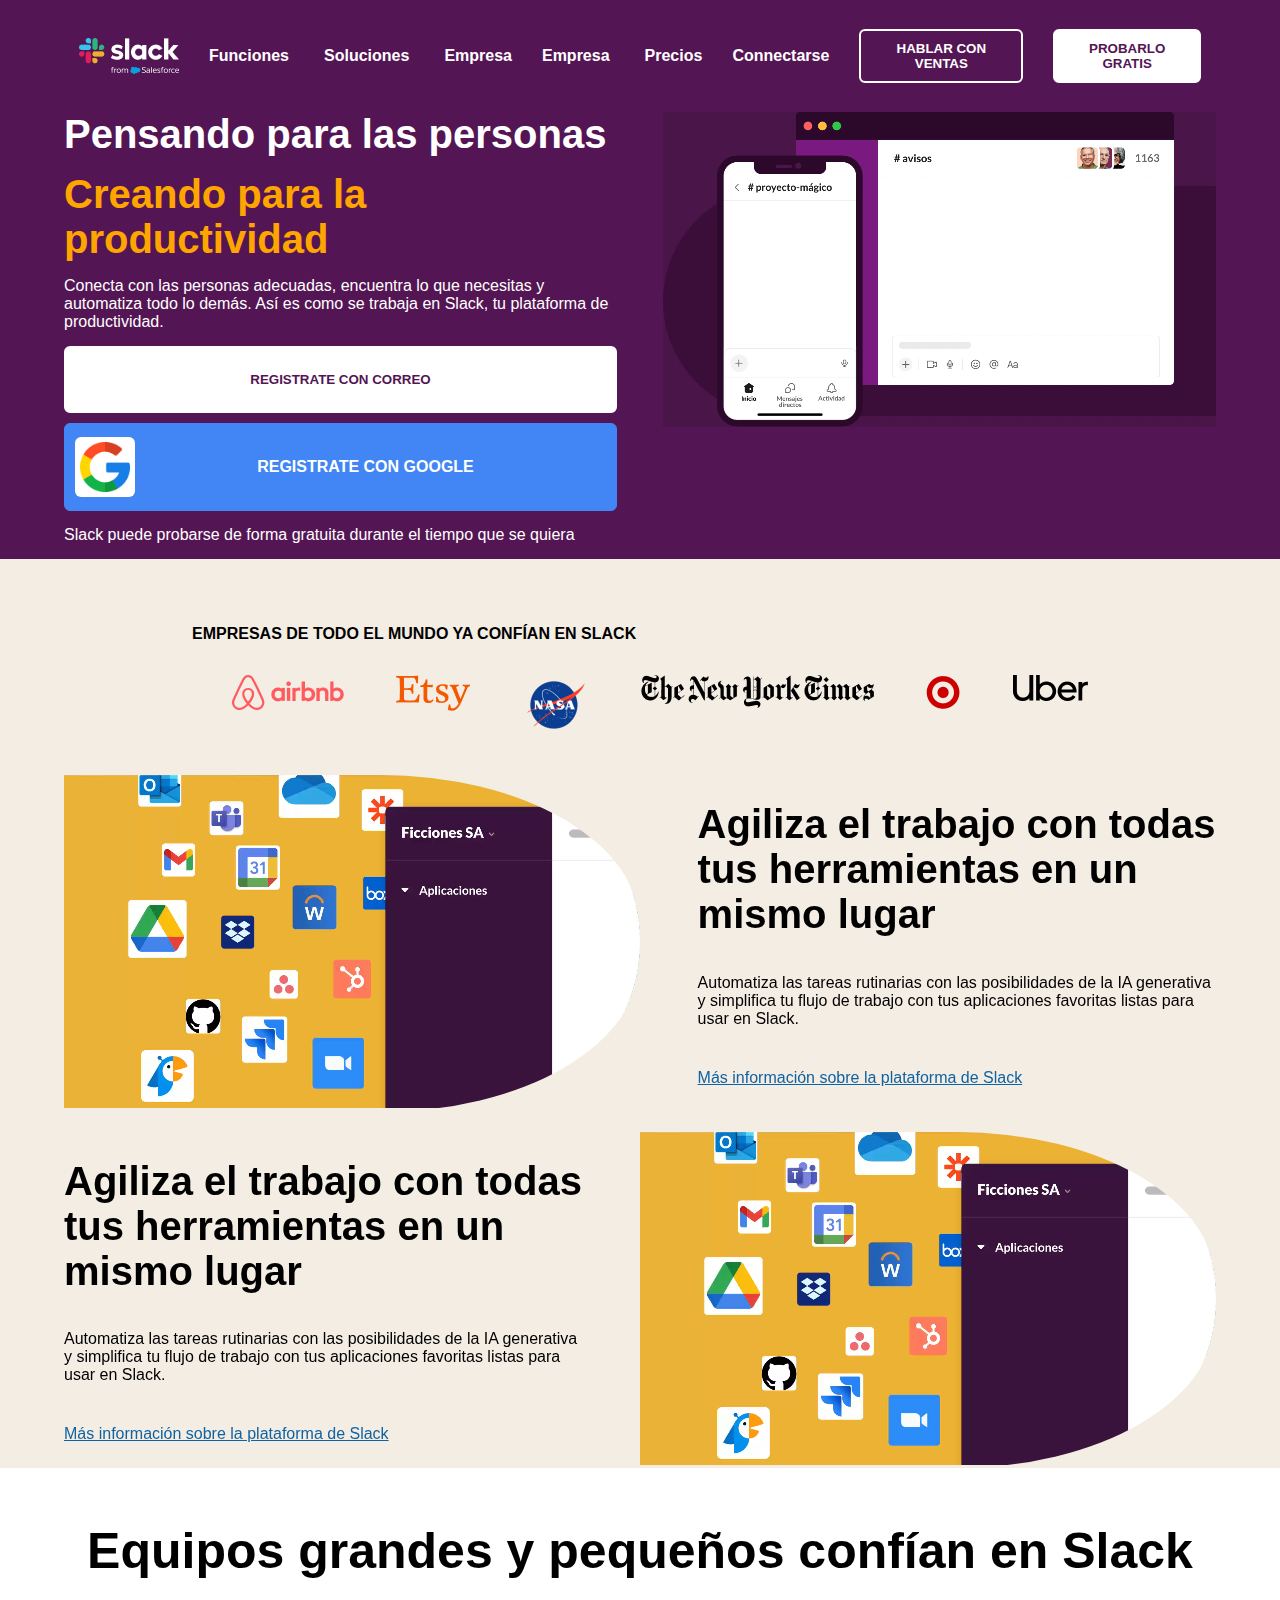
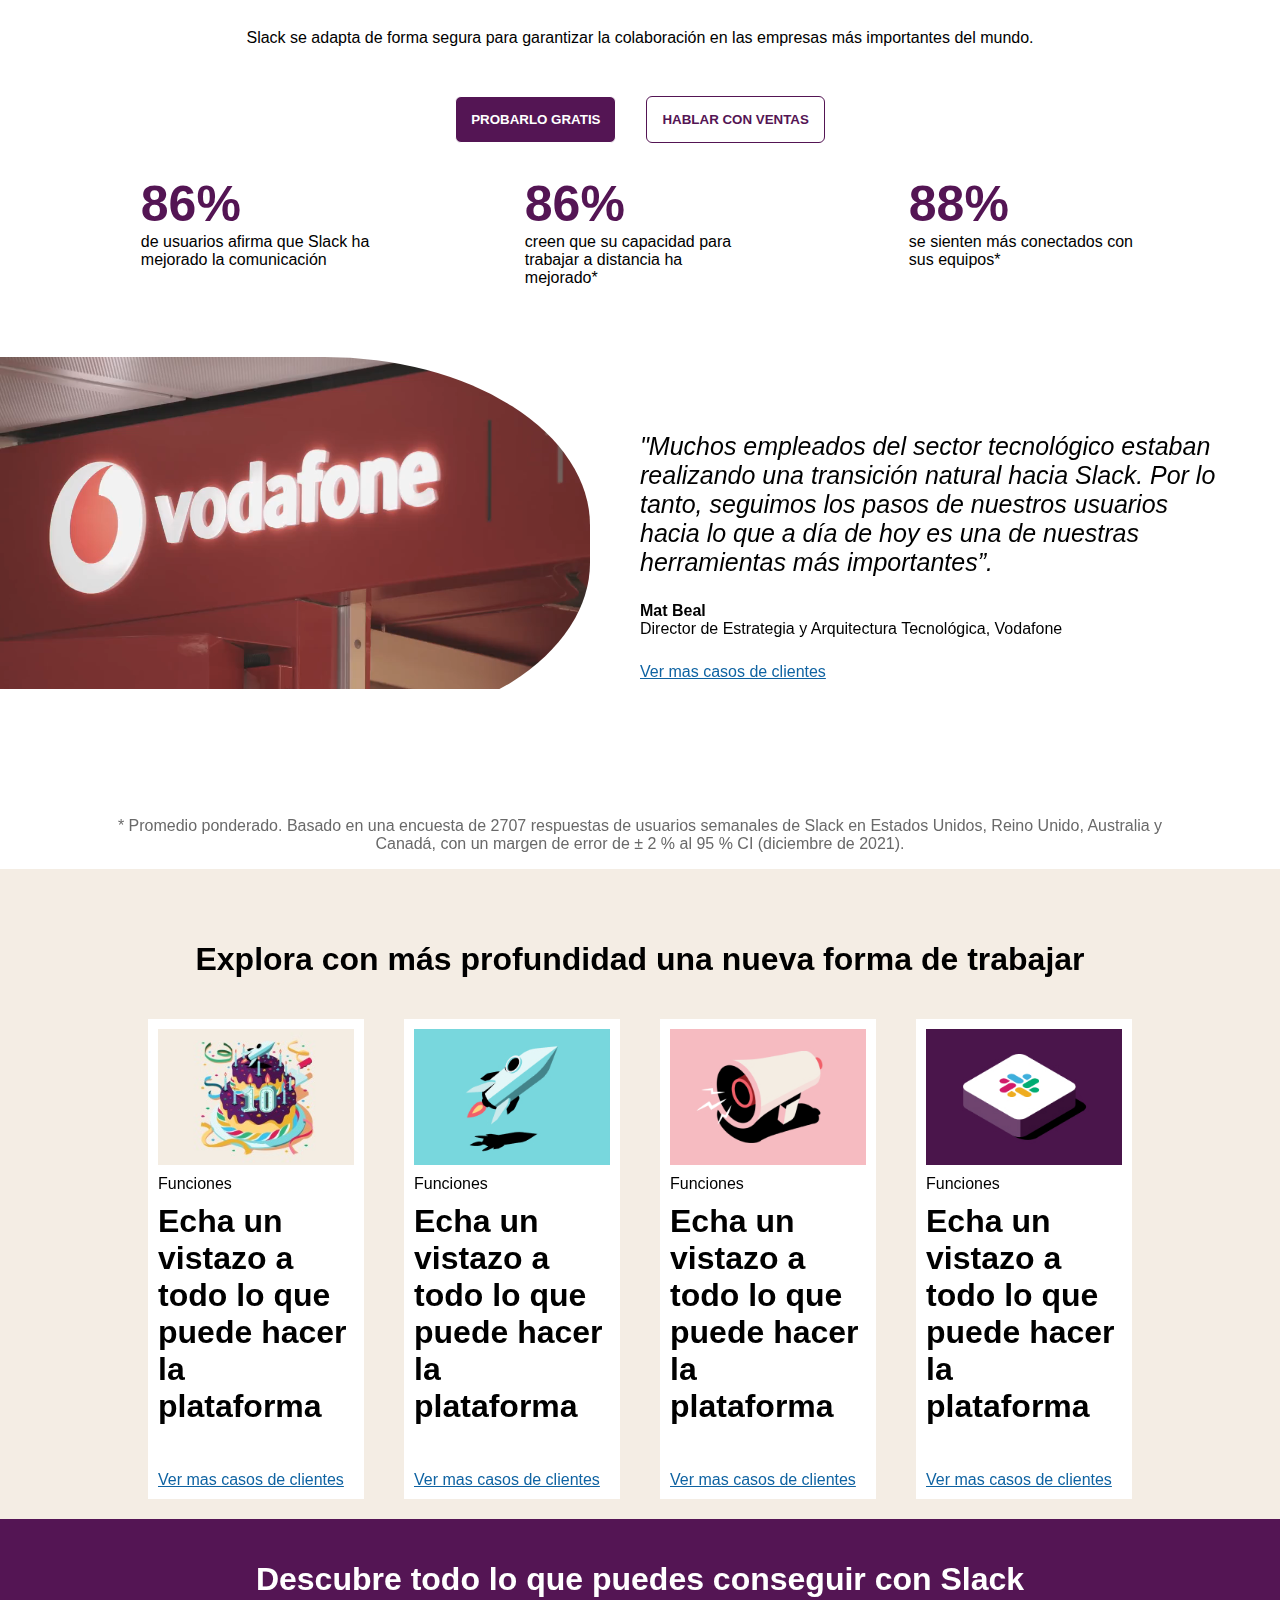
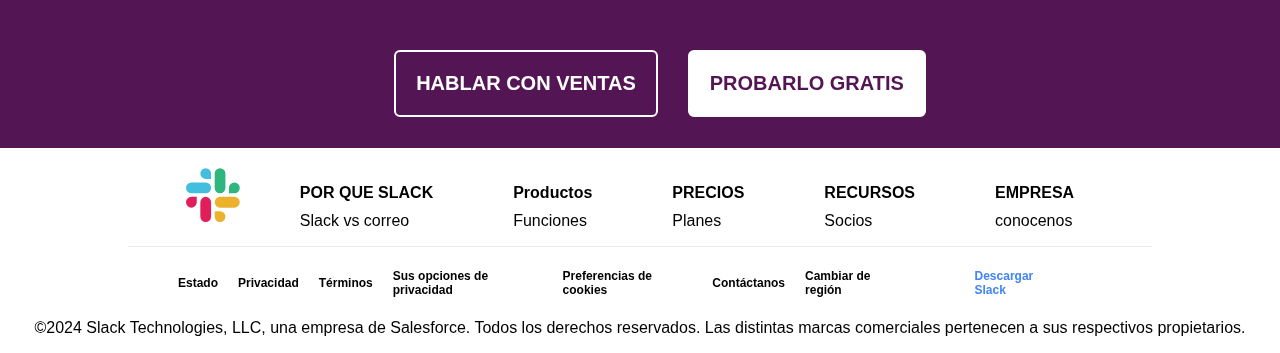
<file: ej6-slack/index.html>
<!DOCTYPE html>
<html lang="en">
<head>
    <meta charset="UTF-8">
    <meta name="viewport" content="width=device-width, initial-scale=1.0">
    <link rel="stylesheet" href="estilos.css">
    <link rel="stylesheet" href="https://cdnjs.cloudflare.com/ajax/libs/font-awesome/6.5.1/css/all.min.css" integrity="sha512-DTOQO9RWCH3ppGqcWaEA1BIZOC6xxalwEsw9c2QQeAIftl+Vegovlnee1c9QX4TctnWMn13TZye+giMm8e2LwA==" crossorigin="anonymous" referrerpolicy="no-referrer" />
    <title>slack</title>
</head>
<body>
    <header class="header">
        <nav class="nav">
            <ul class="listas-nav">
                <li class="item-lista"><img src="slack.png" alt=""></li>
                <li class="item-lista"><span class="dropdown">Funciones</span> <i class="fa-solid fa-chevron-down"></i></li>
                <li class="item-lista"> <span class="dropdown">Soluciones</span>  <i class="fa-solid fa-chevron-down"></i></li>
                <li class="item-lista">Empresa</li>
                <li class="item-lista"> <span class="dropdown">Empresa</span> <i class="fa-solid fa-chevron-down"></i></li>
                <li class="item-lista">Precios</li>
            </ul>
            <ul class="listas-nav">
                <li class="item-lista">Connectarse</li>
                <li class="item-lista"><button class="btn out">Hablar con ventas</button></li>
                <li class="item-lista"><button class="btn in">Probarlo gratis</button></li>
            </ul>
        </nav>
    </header>
    <main class="main">
        <section class="registro">
            <div class="container-registro">
                <div class="login">
                    <h1 class="blanco">Pensando para las personas</h1>
                    <h1 class="naranja">Creando para la productividad</h1>
                    <p class="texto">
                        Conecta con las personas adecuadas, encuentra lo que necesitas
                        y automatiza todo lo demás. Así es como se trabaja en Slack, tu plataforma de productividad.
                    </p>
                    <button class="btn in btn-registro">Registrate con correo</button>
                    <div class="btn in btn-registro google">
                        <div class="container-logo">
                            <img class="logo-google" src="google.png" alt="logo de google">
                        </div>
                        <div class="google-text">
                            <span>Registrate con google</span>
                        </div>
                    </div>
                    <p class="texto">
                        Slack puede probarse de forma gratuita durante el tiempo que se quiera
                    </p>
                </div>
                <div class="muestra">
                    <video class="video" src="muestra.mp4"></video>
                </div>
            </div>
        </section>
        <section class="sec-2">
            <div class="sponsors">
                <div class="container-sponsors">
                    <p class="t-center t-bold">EMPRESAS DE TODO EL MUNDO YA CONFÍAN EN SLACK</p>
                    <ul class="sponsors-lista">
                        <li><img src="airbnb.png" alt="logo"></li>
                        <li><img src="etsy.png" alt="logo"></li>
                        <li><img src="nasa.png" alt="logo"></li>
                        <li><img src="nyt.png" alt="logo"></li>
                        <li><img src="target.png" alt="logo"></li>
                        <li><img src="uber.png" alt="logo"></li>
                    </ul>
                </div>
            </div>
        </section>
        <section class="sec-3">
            <div class="container-sec-3">
                <div class="container-video">
                    <video class="video" autoplay>
                        <source src="video.mp4" type="video/mp4">
                        Your browser does not support the video tag.
                      </video>
                </div>
                <div class="video-description">
                    <h1 class="titulo-video">
                        Agiliza el trabajo con todas tus herramientas en un mismo lugar
                    </h1>
                    <p class="t-left">
                        Automatiza las tareas rutinarias con las posibilidades de la IA generativa 
                        y simplifica tu flujo de trabajo con tus aplicaciones favoritas listas para usar en Slack.
                    </p>
                    <a class="link">
                        Más información sobre la plataforma de Slack
                    </a>
                </div>                
            </div>
        </section>
        <section class="sec-3">
            <div class="container-sec-3 reverse">
                <div class="container-video">
                    <video class="video" autoplay>
                        <source src="video.mp4" type="video/mp4">
                        Your browser does not support the video tag.
                      </video>
                </div> 
                <div class="video-description">
                    <h1 class="titulo-video">
                        Agiliza el trabajo con todas tus herramientas en un mismo lugar
                    </h1>
                    <p class="t-left">
                        Automatiza las tareas rutinarias con las posibilidades de la IA generativa 
                        y simplifica tu flujo de trabajo con tus aplicaciones favoritas listas para usar en Slack.
                    </p>
                    <a class="link">
                        Más información sobre la plataforma de Slack
                    </a>
                </div> 
              
            </div>
        </section>  
        <section class="sec-4">
            <div class="container-sec-4">
                <h1 class="t-center h3">Equipos grandes y pequeños confían en Slack</h1>
                <p class="t-center">Slack se adapta de forma segura para garantizar la colaboración en las empresas más importantes del mundo.</p>
                <ul class="listas-nav centrado">                   
                    <li class="item-lista"><button class="btn in-2 pad">Probarlo gratis</button></li>
                    <li class="item-lista"><button class="btn out-2 pad">Hablar con ventas</button></li>
                </ul>
                <div class="porcentajes">
                    <div class="container-porcentaces">
                        <div class="porcentaje">
                            <span class="numero t-bold">86%</span>
                            <span>de usuarios afirma que Slack ha mejorado la comunicación</span>
                        </div>
                        <div class="porcentaje">
                            <span class="numero t-bold">86%</span>
                            <span>creen que su capacidad para trabajar a distancia ha mejorado*</span>
                        </div>
                        <div class="porcentaje">
                            <span class="numero t-bold">88%</span>
                            <span>se sienten más conectados con sus equipos*</span>
                        </div>
                    </div>
                </div>

            </div>
        </section>
        <section class="sec-5">
            <div class="testimonials">
                <div class="container-testimonials">
                    <div class="container-video">
                        <video class="video" autoplay>
                            <source src="video2.mp4" type="video/mp4">
                            Your browser does not support the video tag.
                        </video> 
                    </div>
                    <div class="testimonials-text">
                        <p class="testimonio">
                           "Muchos empleados del sector tecnológico estaban realizando una transición
                           natural hacia Slack. Por lo tanto, seguimos los pasos de nuestros
                           usuarios hacia lo que a día de hoy es una de nuestras herramientas más importantes”.
                        </p>
                        <div class="autor">
                            <span class="autor">Mat Beal</span>
                            <span class="puesto">Director de Estrategia y Arquitectura Tecnológica, Vodafone</span>
                            <a class="link">Ver mas casos de clientes <i class="fa-solid fa-arrow-right"></i></a>
                        </div> 
                    </div>                       
                </div>
            </div>
        </section> 
        <section class="sec-5">
            <p class="estadisticas">
                * Promedio ponderado. Basado en una encuesta de 2707 respuestas de usuarios semanales de Slack en Estados Unidos,
                 Reino Unido, Australia y Canadá, con un margen de error de ± 2 % al 95 % CI (diciembre de 2021).
            </p>
        </section>  
        <section class="sec-6">
            <div class="container-sec-6">
                <h1 class="t-center">Explora con más profundidad una nueva forma de trabajar</h1>
                <div class="exploraciones">
                    <div class="explora">
                        <img class="explora-img" src="blog.jpg" alt="blog">
                        <span class="explora-t">Funciones</span>
                        <h1 class="t-left">Echa un vistazo a todo lo que puede hacer la plataforma</h1>
                        <a class="link">Ver mas casos de clientes <i class="fa-solid fa-arrow-right"></i></a>
                    </div>
                    <div class="explora">
                        <img class="explora-img" src="como.jpg" alt="blog">
                        <span class="explora-t">Funciones</span>
                        <h1 class="t-left">Echa un vistazo a todo lo que puede hacer la plataforma</h1>
                        <a class="link">Ver mas casos de clientes <i class="fa-solid fa-arrow-right"></i></a>
                    </div>
                    <div class="explora">
                        <img class="explora-img" src="soluciones.jpg" alt="blog">
                        <span class="explora-t">Funciones</span>
                        <h1 class="t-left">Echa un vistazo a todo lo que puede hacer la plataforma</h1>
                        <a class="link">Ver mas casos de clientes <i class="fa-solid fa-arrow-right"></i></a>
                    </div>
                    <div class="explora">
                        <img class="explora-img" src="funciones.jpg" alt="blog">
                        <span class="explora-t">Funciones</span>
                        <h1 class="t-left">Echa un vistazo a todo lo que puede hacer la plataforma</h1>
                        <a class="link">Ver mas casos de clientes <i class="fa-solid fa-arrow-right"></i></a>
                    </div>
                </div>
            </div>
        </section>   
    </main>
    <footer class="footer">
        <div class="footer-1">
            <h1 class="t-white t-center">
                Descubre todo lo que puedes conseguir con Slack
            </h1>
            <ul class="listas-nav-1">
                <li class="item-lista"><button class="btn out">Hablar con ventas</button></li>
                <li class="item-lista"><button class="btn in">Probarlo gratis</button></li>
            </ul>
        </div>
        <div class="footer-2">
            <svg width="54" height="54" class="c-nav--footer__svgicon c-slackhash" viewBox="0 0 54 54" xmlns="http://www.w3.org/2000/svg">
                <title>Slack</title><g fill="none" fill-rule="evenodd">
                    <path d="M19.712.133a5.381 5.381 0 0 0-5.376 5.387 5.381 5.381 0 0 0 5.376 5.386h5.376V5.52A5.381 5.381 0 0 0 19.712.133m0 14.365H5.376A5.381 5.381 0 0 0 0 19.884a5.381 5.381 0 0 0 5.376 5.387h14.336a5.381 5.381 0 0 0 5.376-5.387 5.381 5.381 0 0 0-5.376-5.386" fill="#44BEDF"></path>
                    <path d="M53.76 19.884a5.381 5.381 0 0 0-5.376-5.386 5.381 5.381 0 0 0-5.376 5.386v5.387h5.376a5.381 5.381 0 0 0 5.376-5.387m-14.336 0V5.52A5.381 5.381 0 0 0 34.048.133a5.381 5.381 0 0 0-5.376 5.387v14.364a5.381 5.381 0 0 0 5.376 5.387 5.381 5.381 0 0 0 5.376-5.387" fill="#2EB67D">
                    </path>
                    <path d="M34.048 54a5.381 5.381 0 0 0 5.376-5.387 5.381 5.381 0 0 0-5.376-5.386h-5.376v5.386A5.381 5.381 0 0 0 34.048 54m0-14.365h14.336a5.381 5.381 0 0 0 5.376-5.386 5.381 5.381 0 0 0-5.376-5.387H34.048a5.381 5.381 0 0 0-5.376 5.387 5.381 5.381 0 0 0 5.376 5.386" fill="#ECB22E"></path>
                    <path d="M0 34.249a5.381 5.381 0 0 0 5.376 5.386 5.381 5.381 0 0 0 5.376-5.386v-5.387H5.376A5.381 5.381 0 0 0 0 34.25m14.336-.001v14.364A5.381 5.381 0 0 0 19.712 54a5.381 5.381 0 0 0 5.376-5.387V34.25a5.381 5.381 0 0 0-5.376-5.387 5.381 5.381 0 0 0-5.376 5.387" fill="#E01E5A"></path>
                </g>
            </svg>
            <ul class="listas-footer">
                <li class="t-bold">POR QUE SLACK</li>
                <li class="explora-t">Slack vs correo</li>
            </ul>
            <ul class="listas-footer">
                <li class="t-bold">Productos</li>
                <li class="explora-t">Funciones</li>
            </ul>
            <ul class="listas-footer">
                <li class="t-bold">PRECIOS</li>
                <li class="explora-t">Planes</li>
            </ul>
            <ul class="listas-footer">
                <li class="t-bold">RECURSOS</li>
                <li class="explora-t">Socios</li>
            </ul>
            <ul class="listas-footer">
                <li class="t-bold">EMPRESA</li>
                <li class="explora-t">conocenos</li>
            </ul>
        </div>
        <div class="footer-3">
            <div class="container-footer-3">
                <div class="container-listas">
                    <ul class="lista-footer-3">
                        <li class="t-bold">Estado</li>
                        <li class="t-bold">Privacidad</li>
                        <li class="t-bold">Términos</li>
                        <li class="t-bold">Sus opciones de privacidad</li>
                        <li class="t-bold">Preferencias de cookies</li>
                        <li class="t-bold">Contáctanos</li>
                        <li class="t-bold">Cambiar de región</li>
                    </ul>
                    <ul class="lista-footer-3">
                        <li class="t-bold download"> <i class="fa-solid fa-cloud-arrow-down mr-1"></i>  Descargar Slack</li>
                        <li class="t-bold"><i class="fa-brands fa-twitter"></i></li>
                        <li class="t-bold"><i class="fa-brands fa-facebook"></i></li>
                        <li class="t-bold"><i class="fa-brands fa-youtube"></i></li>
                        <li class="t-bold"><i class="fa-brands fa-linkedin"></i></li>
                    </ul>
                </div>
            </div>
            <p class="t-small explora-t t-center">©2024 Slack Technologies, LLC, una empresa de Salesforce. Todos los derechos reservados. Las distintas marcas comerciales pertenecen a sus respectivos propietarios.</p>
        </div>
    </footer>
</body>
</html>
</file>
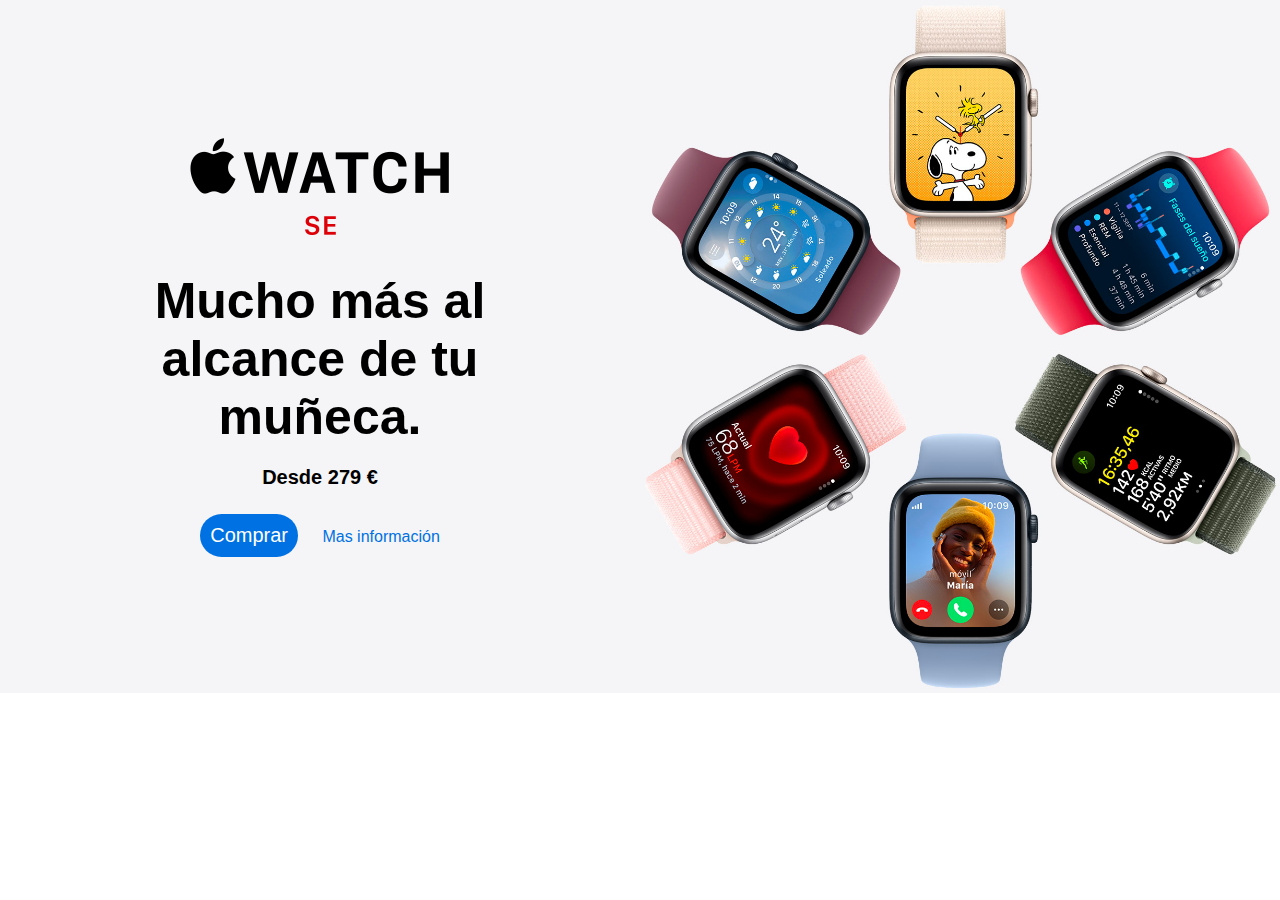
<file: ej7-apple/index.html>
<!DOCTYPE html>
<html lang="en">
<head>
    <meta charset="UTF-8">
    <meta name="viewport" content="width=device-width, initial-scale=1.0">
    <title>Document</title>
    <link rel="stylesheet" href="estilos.css">
    <link rel="stylesheet" href="https://cdnjs.cloudflare.com/ajax/libs/font-awesome/6.5.1/css/all.min.css" integrity="sha512-DTOQO9RWCH3ppGqcWaEA1BIZOC6xxalwEsw9c2QQeAIftl+Vegovlnee1c9QX4TctnWMn13TZye+giMm8e2LwA==" crossorigin="anonymous" referrerpolicy="no-referrer" />
</head>
<body>
    <section class="section">
        <div class="container">
            <div class="cajas">
                <img src="watch.png" alt="logo-apple-watch">
                <h1 class="titulo">Mucho más al alcance de tu muñeca.</h1>
                <span class="precio">Desde 279 €</span>
                <div class="botones">
                    <button class="btn">Comprar</button>
                    <a class="link">Mas información <i class="ml-2 fa-solid fa-chevron-right"></i> </a>
                </div>
            </div>
            <div class="cajas">
               <img class="img-derecha" src="imagen.png" alt="relojes-de-apple"> 
            </div>
        </div>
    </section>    
</body>
</html>
</file>
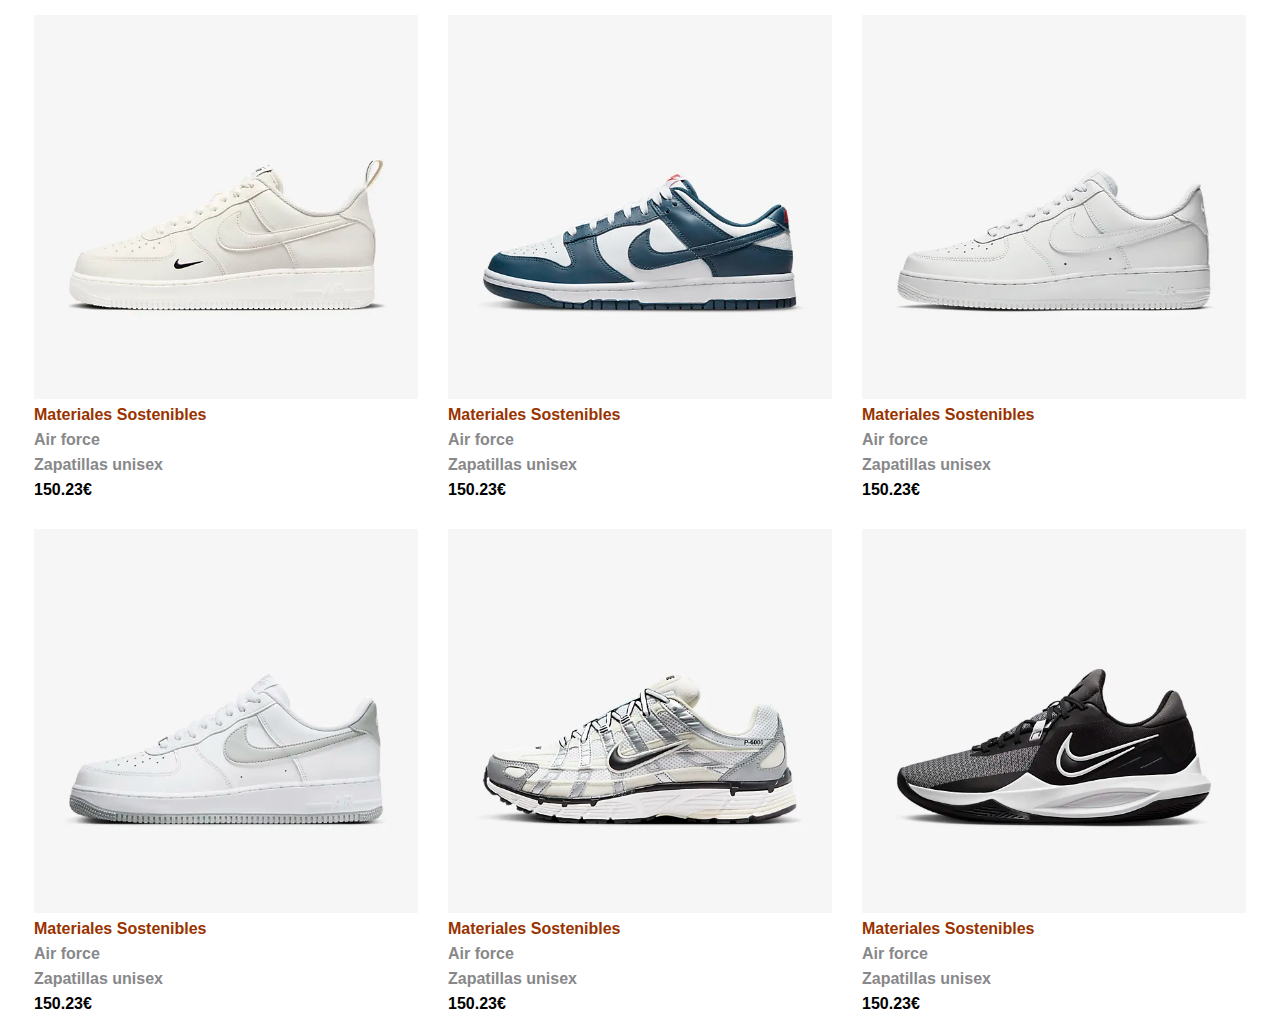
<file: ej8-nike/index.html>
<!DOCTYPE html>
<html lang="en">
<head>
    <meta charset="UTF-8">
    <meta name="viewport" content="width=device-width, initial-scale=1.0">
    <title>Document</title>
    <link rel="stylesheet" href="estilos.css">
</head>
<body>
    <section class="zapatillas">
        <div class="container">
            <div class="zapatilla">
                <img class="img-z" src="zapa1.png" alt="zapatilla">
                <span class="materiales">Materiales Sostenibles</span>
                <span class="info">Air force</span>
                <span class="info">Zapatillas unisex</span>
                <span class="precio">150.23€</span>
            </div>
            <div class="zapatilla">
                <img class="img-z" src="zapa2.png" alt="zapatilla">
                <span class="materiales">Materiales Sostenibles</span>
                <span class="info">Air force</span>
                <span class="info">Zapatillas unisex</span>
                <span class="precio">150.23€</span>
            </div>
            <div class="zapatilla">
                <img class="img-z" src="zapa3.png" alt="zapatilla">
                <span class="materiales">Materiales Sostenibles</span>
                <span class="info">Air force</span>
                <span class="info">Zapatillas unisex</span>
                <span class="precio">150.23€</span>
            </div>
            <div class="zapatilla">
                <img class="img-z" src="zapa4.png" alt="zapatilla">
                <span class="materiales">Materiales Sostenibles</span>
                <span class="info">Air force</span>
                <span class="info">Zapatillas unisex</span>
                <span class="precio">150.23€</span>
            </div>
            <div class="zapatilla">
                <img class="img-z" src="zapa5.png" alt="zapatilla">
                <span class="materiales">Materiales Sostenibles</span>
                <span class="info">Air force</span>
                <span class="info">Zapatillas unisex</span>
                <span class="precio">150.23€</span>
            </div>
            <div class="zapatilla">
                <img class="img-z" src="zapa6.png" alt="zapatilla">
                <span class="materiales">Materiales Sostenibles</span>
                <span class="info">Air force</span>
                <span class="info">Zapatillas unisex</span>
                <span class="precio">150.23€</span>
            </div>
        </div>
    </section>
</body>
</html>
</file>
<file: ej-9-instant-gaming/estilos.css>
body{
    margin:0px;
    padding:0px;
    font-family: arial;
}
.header, .main-nav{
    width:100%;
    font-size: 15px;
}
.header{
    width:100%;
    display: flex;
    justify-content: center;
    background-image:url('header-img.jpg');
    color:white;
    position:relative;
    height:500px;
}
.container-header{
    width:calc(100% - 60px);
    font-size: 15px;
}
.main-nav{
    display: flex;
    justify-content: space-between;
}
.logo{
    margin-top: 15px;
    width:150px;
    height:40px;
}
.lista{
    display: flex;
    justify-content: center;
    padding: 0;
    list-style: none;
}
.paginas-container{
    display:flex;
    flex-direction: column;
    justify-content:center;
    align-items: center;
}
.item{
    margin-right: 20px;
    margin-left: 20px;
    cursor: pointer;
}
.iconos{
    margin-top:15px;
    font-size: 25px;
}
.sub-lista .item{
    padding:24px 15px;
}
.sub-lista{
    backdrop-filter: blur(60px);
    border-radius: 60px 60px 60px 60px;
}
.mr{
    margin-right: 10px;
}
.search{
    border:1px solid #ff5914;
    padding-left:24px !important;
    padding-right:24px !important;
    margin-right: 0px;
    background-color: #ff5914;
    border-radius: 60px 60px 60px 60px;
}
.overlay{
    position:absolute;
    top:200px;
    left:100px;
}
.oferta{
    display:flex;
    align-items: center;
}
.descuento{
    background-color: #ff5914;
    border-radius: 10px 10px 10px 10px;
    padding: 15px;
    margin-right:20px;
}
.precio{
    font-size: 50px;
}
.main{
    width:100%;
    display: flex;
    padding-top:40px;
    justify-content: center;
    background-color: #272727;
}
.tendencias{
    width:80%;
    display:flex;
    justify-content: space-between;
    flex-direction: column;
}
.info{
    display: flex;
    justify-content: space-between;
}
.container-img{
    position:relative;
}
.descu{
    position:absolute;
    padding:10px;
    background-color: #ff5914;
    bottom: 0px;
    left:0px;
    color:white;
    border-radius: 10px;
}
.container{
    display: flex;
    justify-content: space-between;
    flex-wrap: wrap;
}
.img{
    border-radius: 30px;
}
.titulo-sec{
    margin-bottom: 40px;
    font-size: 30px;
    color: white;
}
.juego{
    width:30%;
    margin-bottom: 30px;
}
</file>
<file: ej1-isuu-register-form/estilos.css>
body{
    font-family: Arial;
    margin: 0px;
}
header{
    width:100%;
    height:100%;
    margin-bottom: 60px;
}
.navegador ul{
    display: flex;
    justify-content: space-between;
    list-style:none;
    padding-right:50px;
    padding-left:80px;
}
.sublista{
    display: flex;
    flex-direction: column;
}
fieldset{
    border:none;
    margin-left: 0px;
    padding-left:0px;
}
form{
    /*border:1px solid black;*/
    margin-left: 100px;
    padding:20px;
    width:35%;
}
.info{
    margin-bottom: 30px;
    position:relative;
}
.info label{
    margin-bottom: 8px;
    font-size: 15px;
    font-weight: bold;
    display:block;
    width:100%;
}
.input-info{
    width:100%;
    padding: 5px;
}
.terms{
    display: flex;
    font-size: 12px;
}
.enviar{
    background-color: rgba(0,0,0,0);
    border:2px dotted grey;
    letter-spacing: 2px;
    border-radius: 40px;
    font-weight: bold;
    cursor:pointer;
    padding:15px;
    color:grey;
}
.texto{
    font-size:15px;
    margin-top: 20px;
    margin-bottom: 20px;
}
.info:last-of-type {
    margin-bottom: 5px;
}
.logos{
    width: 20px;
}
.google{
    background-color: #5086ed;
    display:flex;
    align-items: center;
}
.facebook{
    background-color:#4968ad; 
    display:flex;
    align-items: center;
}
.login-apps{
    display: flex;
}
.login-apps a{
    margin-right:10px;
    cursor: pointer;
}
.login-apps a{
    border-radius: 3px;
    padding:8px;
    color:white;
}
.texto-logos{
    margin-left:10px;
}
.terms a, .sublista a{
    color:#508ae7;
    cursor:pointer;
}
.texto-logos{
    font-size: 13px;
}

footer{
    width:100%; 
    height:70px;
    display: flex;
    align-items: center; 
    position: fixed;
    left: 0;
    bottom: 0;
}
footer ul{
    display:flex; 
    list-style: none;
    padding-left:80px;
}
footer ul li{
    margin-right:30px;
}
footer ul li:first-of-type{
    margin-right:90px;
}
footer::before {
    content: '';
    height: 5px;
    position: absolute;
    top: 0; right: 0; bottom: 0; left: 0;
    z-index: -1;
    background: linear-gradient(to bottom,white, rgb(210, 210, 210));
}
.navegador::after {
    content: '';
    height: 5px;
    position: absolute;
    top: 70px; right: 0; bottom: 0; left: 0;
    z-index: -1;
    background: linear-gradient(to bottom,rgb(210, 210, 210),white);
}
.input-icon.password {
    left: unset;
    right: 0px;
  }
.input-wrapper {
    position: relative;
    width: 100%;
  }
.input-icon {
    color: #b0b0b0;
    position: absolute;
    width: 20px;
    height: 20px;
    left: 15px;
    top: 73%;
    transform: translateY(-50%);
}
</file>
<file: ej2-mailchip-sing-up-form/estilos.css>
body{
    font-family:Arial;
}
.mono{
    width:250px;
    height: 250px;
}
.formulario{
    width:600px;
}
main{
    display: flex;
}
h1{
    margin-bottom:0px;
}
.intro{
    margin-top: 30px;
    margin-bottom: 30px;
}
fieldset{
    width:100%;
    border:none;
    display:flex;
    flex-direction: column;
    margin-left: 0px;
    padding-left: 0px;
}
.info{
    height:30px;
    font-size: 25px;
    margin-bottom:10px;
}
.label-text{
    margin-bottom:10px;
    font-weight: bold;
}
.ojo{
    display:flex;
    align-items:center;
    justify-content:space-between;
}
.sub-ojo{
    display:flex;
    align-items: center;
}
.svg{
    width:18px;
    color:#327a87;
}
.show{
    margin-left:5px;
    font-weight: bold;
    color:#327a87;
}
.listas{
    display: flex;
}
.listas ul{
    padding:0px;
    margin-right:50px;
}
.listas ul li{
list-style: none;
}
.listas ul li::before{
    content:'●';
    font-size:20px;
    color: #327a87;
    margin-right:10px;
}
.enviar-div{
    margin-top:10px;
    display:flex;
}
.submit{
    padding-top:20px;
    padding-bottom:20px;
    padding-left:40px;
    padding-right:40px;
    font-size:20px;
    font-weight: bold;
    color:#dedddc;
    border:1px solid #dedddc;
    background-color: rgba(0, 0, 0, 0);
    cursor:pointer;
    width:200px;
}
.check-box{
    width:100%;
    display: flex;
    margin-left:30px;
    align-items: flex-start;
}
input[type="checkbox"]{
    width: 50px;
    height: 29px;
    margin-right:15px;
    vertical-align: top; 
}
a.links{
    color: #337b87;   
    text-decoration: underline; 
    cursor: pointer;
}
.texto-final{
    margin-top:70px;
}
p{
    line-height:25px;
}
</file>
<file: ej3-mitienda-flex/estilos.css>
body{
    font-family: Arial;
    margin:0px;
}
main{
    padding-left: 40px;
    padding-right:40px;
    display: flex;
    justify-content: center;
    flex-wrap: wrap;
}
.div-foto{
    position:relative;
}
.new{
    position:absolute;
    bottom:0;
    left:0;
    padding:10px;
    background-color:yellow;
    border-radius: 50px;
    font-weight: bold;
    font-size: 15px;
    margin-bottom:10px;
    margin-left:10px;
    border: 2px solid black;
    cursor:pointer;
}
.fotos{
    padding:20px;
    display: flex;
    flex-direction: column;
    width:calc( 25% - 60px);
}
.fotos img{
    width:100%;
}
.textos{
    text-align: center;
    margin-top:10px;
}
.precio{
    font-weight: bold;
}
.footer{
    width: 100%;
    display:flex;
    flex-direction: column;
    align-items: center;
    position:relative;
}
.footer h1{
    margin-top:50px;
    margin-bottom: 10px;
}
.footer::before {
    content: '';
    height: 5px;
    position: absolute;
    top: 0px; right: 0; left: 0;
    z-index: -1;
    background: linear-gradient(to bottom,white,rgb(210, 210, 210));
}
.footer p{
    margin-top: 10px;
    margin-top: 0px;
    font-size:50px;
    font-weight:100;
}
.newsletter{
    width:30%;
    border-top: none;
    border-left: none;
    border-right: none;
    height:80px;
    position:relative;
    margin-bottom:20px;
}
.newsletter:focus{
    border-top: none;
    border-left: none;
    border-right: none;
    position:relative;
}
.newsletter::placeholder {
    color: black;
    position: absolute;
    left: 50%;
    top: 50%;
    transform: translate(-50%, -50%);
    pointer-events: none;
    margin-bottom:50px;
}
.contacto{
    margin-top:25px;
    margin-bottom:10px;
    font-weight: bold;
}
.horario{
    margin-top:10px;
    margin-bottom:25px;
}
</file>
<file: ej4-home-bmw/estilos.css>
body{
    font-family: Arial;
    margin:0px;
}
.header{
    width:100%;
    height:80px;
    display: flex;
    justify-content: center;
    position:absolute;
    z-index: 99;
    color:white
}
.bmw-nav{
    width:70%;
    display:flex;
    justify-content: space-between;
    border-bottom:1px solid white;
}
.paginas{
    display:flex;
    align-items: center;
    padding-left:0px;
}
.paginas li{
    list-style: none;
    font-weight: bold;
    padding:15px;
    text-align: center;
    cursor:pointer;
}
.logo img{
    width:50px;
    padding-top:15px;
}
.logo span{
    font-size:10px;
}
.logo-container {
    height:80px;
    display:flex;
    align-items: center;
    justify-content: space-between;
    flex-direction: column;
    text-align: center; 
    margin-left:20px;
}
.logo-container span{
     background-color: white;
     color:black;
     border-top:1px solid black;
}
.logo-container div{
    background-color: white;
    width:100%;
}
.coche{
    position:relative;
    display:flex;
    justify-content: center;
    width:100%;
}
.coche img{
    width:100%;
    height:900px;
    object-fit: cover;
}
.overlay{
    top:37%;
    left:0;
    position:absolute;
    z-index:2;
    width:100%;
    color:white;
}
.container-overlay{
    margin-left:150px;
}
.difuminado{
    width:100%;
    height:100px;
    position:absolute;
    bottom:0;
    background: rgb(9,9,121);
    background: linear-gradient(180deg, rgba(9,9,121,0) 0%, rgba(255,255,255,1) 82%);
}
.btn{
    padding-left:100px;
    padding-right:100px;
    padding-top:20px;
    padding-bottom:20px;
    background-color:#1c69d5;
    border:none;
    color:white;
    cursor:pointer;
}

.container-filtros{
    width:60%;
}
.container-filtros{
    justify-content: center;
}
main{
    width:100%;
    display:flex;
    justify-content: center;
}
.filtros{
    width:100%;
    display:flex;
    justify-content: center;
}
.filtros .paginas li{
    color:#b5b5b5;
    border-bottom:3px solid #b5b5b5;
}
.current{
    border-bottom:3px solid #1c69d5  !important;
    font-size:20px;
    color:black !important;
    padding:0;
}
.autos, .entradas, .intereses, .opciones{
    display: flex;
    flex-wrap: wrap;
    margin-top: 20px;
}
.entradas, .opciones{
    margin-top: 100px;
}
.auto img, .interes img{
    width:100%; 
 }
.auto{
   width:25%; 
}
.interes{
    width:calc(50% - 50px);  
 }
.entrada, .opcion{
    width:calc(25% - 50px); 
 }
.auto ul{
    list-style: none; 
    padding-left:0px;
    margin-top:10px;
 }
 .auto ul li i, .auto ul li{
    font-size:13px;
    font-weight: bold;
 }
 .auto-titulo, .auto-precio{
    font-weight: bold;
    margin-top:0px;
    margin-bottom:0px;
 }
 .auto-precio{
   color: #c3c3c3;
   font-weight: bold;
   font-size:13px;
 }

 .entrada, .interes, .opcion{
    display:flex;
    flex-direction: column;
    border:1px solid #eeeeee;
    padding:10px;
 }
 .entrada img, .entrada, .interes img, .interes{
    border-radius:5px;
 }
 .entrada-texto{
    margin-top:0px;
 }
 .entrada-titulo{
    margin-bottom:10px;
 }
 .entrada-detail{
    font-weight:bold;
 }
.entradas, .intereses, .opciones{
    justify-content: space-between;
}
.interes{
    margin-top: 50px;
}
.opciones{

}
.opcion{
    color:#424242;
    height:100px;
    background-color:#f2f2f2;
    align-items:center;
    justify-content:center;
}
.opcion span{
    padding-top:10px;
}
footer{
    background-color: #e6e6e6;
    padding-top:50px;
    display: flex;
    justify-content: center;
    width:100%;
    margin-top:100px;
}
.container-footer{
    width:65%;
    display: flex;
    justify-content: space-between;
    border-top:1px solid #b5b5b5;
}
.list-footer{
    display: flex;
    flex-direction: column;
    list-style: none;
    
}
li.title{
    font-weight: bold;
    margin-bottom:20px;
    color: black;
}
li.item{
    font-weight: bold;
    color:#919191;
}
.info{
    width:100%;
    display: flex;
    justify-content: center;
}
.container-info{
    width:65%;
    display:flex;
    justify-content: space-between;
}
.container-info ul{
    list-style: none;
    display:flex;
    justify-content: space-between;
}
.container-info ul li{
    color:#6c9edc;
    padding:20px;
    cursor:pointer;
}
.container-info span{
    padding:20px;
    display: flex;
    align-items: center;
}
</file>
<file: ej5-viajes-elCorte-ingles/estilos.css>
body{
    margin:0px;
    font-family: arial;
}
.header, .main{
    width:100%;
}
.header-container{
    width:100%;
    display: flex;
    justify-content: center;
    background-color: #f7f7f7;
}
.header-container-paginas{
    background-color: white;
    border-top:1px solid #dfdfdf;
    border-bottom:1px solid #dfdfdf;
}
.nav{
    width:70%;
    display: flex;
    justify-content: space-between;
    padding:10px;
    list-style: none;
}
.logo{
    widows: 247px;
}
.lista{
    display:flex;
    list-style: none;
    align-items: center;
}
.lista .item{
    padding-top:0px;
    padding-bottom:0px;
    padding-right:10px;
    padding-left:10px;
    border-right:1px solid black;
    color:#696969;
}
.telefono{
    padding-right:10px;
    padding-left:10px;  
    color:#696969;
    font-size: 20px; 
}
.contacto{
    padding:0px;
}
.paginas{
    margin:0;
    padding-left:0;
    height:50px;
}

.lista .paginas-item{
    padding-top:0px;
    margin-right: 20px;
    color:#696969;
    text-transform: uppercase;
    vertical-align: middle;
    cursor: pointer;
}
.paginas-item{
    height:100%;
    padding-left: 15px;
    padding-right: 15px;
    line-height: 50px;
}
.menu-container{
    display:flex;
    flex-direction: row;
    justify-content: center;
    background-color: #6db200;
    
}
.menu{
    display: flex;
    flex-direction: column;
    justify-content:center;
    align-content:center;
    font-size:10px;
    color:white;
    line-height: 0px;
}
.menu-span{
    margin-top: 7px;
    margin-bottom: 4px;
}
.fa-bars{
    text-align: center;
    font-size:30px;
    color:white;
}
.current{
    font-weight: bold;
    position: relative;
}
.current::after{
    content: '';
    width:110px;
    height:5px;
    position: absolute;
    bottom: 0;
    left: 0;
    background-color: #6db200;
}
.main{
    display: flex;
    justify-content: center;
    background-color: #f7f7f7;
}
.main-container{
    width:70%;
    display: flex;
    justify-content: center;
    flex-direction: column;
}
.inicio{
    color: #6db200;
}
.filtros, .migas{
    width:100%;
}
.filtros{
    display:flex;
    justify-content:space-between;
}
.btn-filtros{
    background-color: #6db200;
    cursor:pointer;
    font-size:15px;
    font-weight:bold;
    border:none;
    padding: 10px;
    color:white;
}
.ofertas{
    display: flex;
    flex-wrap: wrap;
    justify-content: space-between;
    width:100%;
    margin-top: 30px;
}
.oferta{
    width:48%;
    background-color: white;
    display:flex;
    flex-direction:column;
    justify-content: space-between;
    
    margin-bottom: 40px;
}
.informacion{
    display:flex;
    justify-content: space-between;
    align-items: center;
}
.titulo, .descripcion, .informacion{
    margin:0px;
    padding: 15px;
}
.precio{
    display: flex;
    flex-direction: column;
}
.desde{
    color:grey;
    font-weight: bold;
}
.euros{
    font-size: 50px;
    font-weight: bold;
    color:#6db200;
}
.boton{
    background-color: white;
    border:1px solid  #6db200;
    color: #6db200;
    font-weight: bold;
    height: 50px;
}
</file>
<file: ej6-slack/estilos.css>
body{
    font-family:Helvetica;
    margin: 0px;
}
.header{
    width:100%;
    display:flex;
    justify-content:center;
    background-color: #541554;
}
.nav{
    width:90%;
    display: flex;
    justify-content: space-between;
}
.listas-nav{
    list-style: none;
    padding: 0px;
    display: flex;
    height:80px;
}
.item-lista{
    font-weight: bold;
    padding: 15px;
    color:white;
    display: flex;
    align-items: center;
}
.btn{
    border: 2px solid white;
    text-transform:uppercase;
    border-radius: 6px;
    font-weight: bold;
    padding: 10px;
    cursor:pointer;
}
.out{
    background-color:rgba(0, 0, 0, 0);
    color:white;
}
.in{
    background-color: white;
    color:#541554
}
.dropdown{
    margin-right:5px;
}
.registro{
    width:100%;
    display: flex;
    justify-content: center;
    background-color: #541554;
}
.main{
    width:100%;
    display: flex;
    flex-direction: column;
    background-color: #541554;
    justify-content: center;
}
.login, .muestra{
    width:48%;
}
.container-registro{
    width:90%;
    display: flex;
    justify-content: space-between;
}
.login{
    display: flex;
    flex-direction: column;
    padding-top: 0px;
}
.naranja, .blanco{
    margin-top:0px;
    margin-bottom:15px;
    font-size: 40px;
}
.naranja{
    color:orange;
}
.blanco{
    color:white;
}
.texto{
    margin-top:0px;
    margin-bottom: 15px;
    color:white;
}

.google{
    border:1px solid #4285f4;
    margin-top:10px;
    color:white;
    background-color: #4285f4;
    display: flex;
    align-items: center;
    margin-bottom:15px;
    
}
.logo-google{
    width:50px;
    height:50px;
    background-color: white;   
    padding:5px;
    border-radius: 6px;
}
.container-logo{
    width:50px;
    height:50px;
    display: flex;
    align-items: center;    
}
.google-text{
    display: flex;
    justify-content: center;
    align-items:center;
    flex-grow: 1;
}
.btn-registro{
    height:66.6px;
}
.video{
    width:100%;
}
.sec-2{
    background-color: #f4ede4;
    display: flex;
    justify-content: center;
    width:100%;
    padding-top:50px ;
}
.sponsors{
    display: flex;
    justify-content: center;
    width:100%;  
}
.container-sponsors{
    display: flex;
    flex-direction: column;
    justify-content: center;
    width:70%;    
}
.t-left{
    text-align: left;
    margin-top: 0px;
}
.t-center{
    text-align: center;
}
.t-bold{
    font-weight: bold;
    display: flex;
    align-items: center;
}
.sponsors-lista{
    list-style: none;
    display: flex;
    justify-content: space-between;
}
.sec-3{
    display: flex;
    justify-content: center;
    background-color: #f4ede4;
}
.sec-4, .sec-5{
    display: flex;
    justify-content: center;
    background-color: white;
}
.container-sec-3{
    width:90%;
    display: flex;
    margin-top:20px;
    justify-content: space-between;
}
.container-sec-4{
    width:90%;
    display: flex;
    flex-direction: column;
    margin-top:20px;
    justify-content: center;
}
.container-video{
    display: block;
    width:45%;
}
.video-description{
    display: flex;
    flex-direction: column;
    width:45%;
}
.titulo-video{
    font-size: 40px;
}
.link{
    color:#0f63a2;
    text-decoration: underline;
}
.reverse{
    flex-direction: row-reverse;
}
.out-2{
    background-color: white;
    color:#541554;  
    border: 1px solid #541554; 
}
.in-2{
    background-color: #541554;
    color:white;
    border:1px solid white;
}
.centrado{
    display: flex;
    justify-content: center;
}
.pad{
    padding: 15px;
}
.h3{
    font-size: 50px;
}
.porcentajes{
    width:100%;
    display: flex;
    justify-content: center;
}
.container-porcentaces{
    width:100%;
    display: flex;
    justify-content: space-around;
}
.porcentaje{
    width:20%;
    display: flex;
    flex-direction: column;
}
.numero{
    font-size: 50px;
    color:#541554;
}
.testimonials{
    width:100%;
}
.container-testimonials{
    display: flex;
    justify-content: space-between;
}
.container-video{
    width: 50%;
    border-radius: 0px 45% 45% 0px;
    overflow: hidden;
}
.testimonials-text{
    width:50%;
    display: flex;
    align-items: center;
    justify-content: center;
    flex-direction: column;
    padding: 50px;
}
div.autor{
    width:100%;
    display: flex;
    flex-direction: column;
    justify-content: start;
}
span.autor{
    font-weight: bold;
}
.sec-5{
    padding-top: 70px;
}
.testimonio{
    font-style: oblique;
    font-size:25px;
}
.link{
    margin-top: 25px;
    color: #0f63a2;
}
p.estadisticas{
    color:#696969;
    padding-left: 100px;
    padding-right: 100px;
    text-align: center;
}
.sec-6{
    padding-top:50px;
    display: flex;
    justify-content: center;
    background-color: #f4ede4;
}
.container-sec-6{
    width:80%;
}
.exploraciones{
    display: flex;
    justify-content: center;
}
.explora{
    background-color: white;
    padding: 10px;
    display: flex;
    flex-direction: column;
    width:20%;
    margin: 20px;
}
.explora-t{
    margin-top: 10px;
}
.explora-img{
    width:100%;
}
.t-left{
    margin-top:10px;
    text-align:left;
}
.footer{
    display: flex;
    flex-direction: column;
}
.footer-1{
    padding-top:20px;
    display: flex;
    flex-direction: column;
    background-color: #541554;
}
.footer-2{
    padding-top:20px;
    display: flex;
    justify-content: center;
    background-color: white;
}
.t-white{
    color: white;
}
.listas-nav-1{
    display:flex;
    justify-content: center;
}
.listas-nav-1 .btn{
    padding:20px;
    font-size:20px;
}
.footer-3{
    width: 100%;
    display: flex;
    justify-content: center;
    align-items: center;
    flex-direction: column;
    
}
.container-footer-3{
    display: flex;
    justify-content: space-between;
    width:80%;
    border-top: 1px solid #ebeaeb;
}
.container-listas{
    display: flex;
    justify-content: space-between;
    width:100%;
}
.listas-footer{
    list-style: none;
    margin-left: 20px;
    margin-right: 20px;
}
.lista-footer-3{
    display: flex;
    list-style:none;
    font-size:12px;
}
.lista-footer-3 li{
    padding: 10px;
}
.t-small{
    margin-top: 0px;
}
.download{
    color: #4285f4;
}
.mr-1{
    margin-right: 10px;
}
</file>
<file: ej7-apple/estilos.css>
body{
    margin:0px;
    font-family: arial;
}
.section{
    width: 100%;
    background-color:#f5f5f7;
}
.container{
    width:100%;
    display:flex;
    justify-content: space-between;
}
.cajas{
    width:50%;
    display:flex;
    flex-direction: column;
    justify-content: center;
    align-items: center;
}
.img-derecha{
    width:100%;
}
.precio{
    font-weight: bold;
    font-size: 20px;
}
.titulo{
    width:70%;
    font-size: 50px;
    text-align: center;
    margin-bottom:20px;
}
.botones{
    margin-top:25px;
}
.btn{
    border: none;
    padding: 10px;
    font-size:20px;
    border-radius:30px;
    color:white;
    background-color: #0071e3;
    margin-right:20px;
    cursor: pointer;
}
.link{
    color:#0071e3;
    cursor: pointer;
}
.link:hover{
    text-decoration: underline;
}
</file>
<file: ej8-nike/estilos.css>
body{
    margin: 0px;
    font-family: arial;
}
.zapatillas{
    width:100%;
}
.container{
    width:100%;
    display: flex;
    justify-content: center;
    flex-wrap: wrap;
}
.zapatilla{
    width:30%;
    padding: 15px;
    display: flex;
    flex-direction: column;
}
.info{
    color:#88888a;
}
.materiales{
   color:#993300;
}
.precio, .info, .materiales{
    font-weight: bold;
    margin-top:7px;
}
</file>
